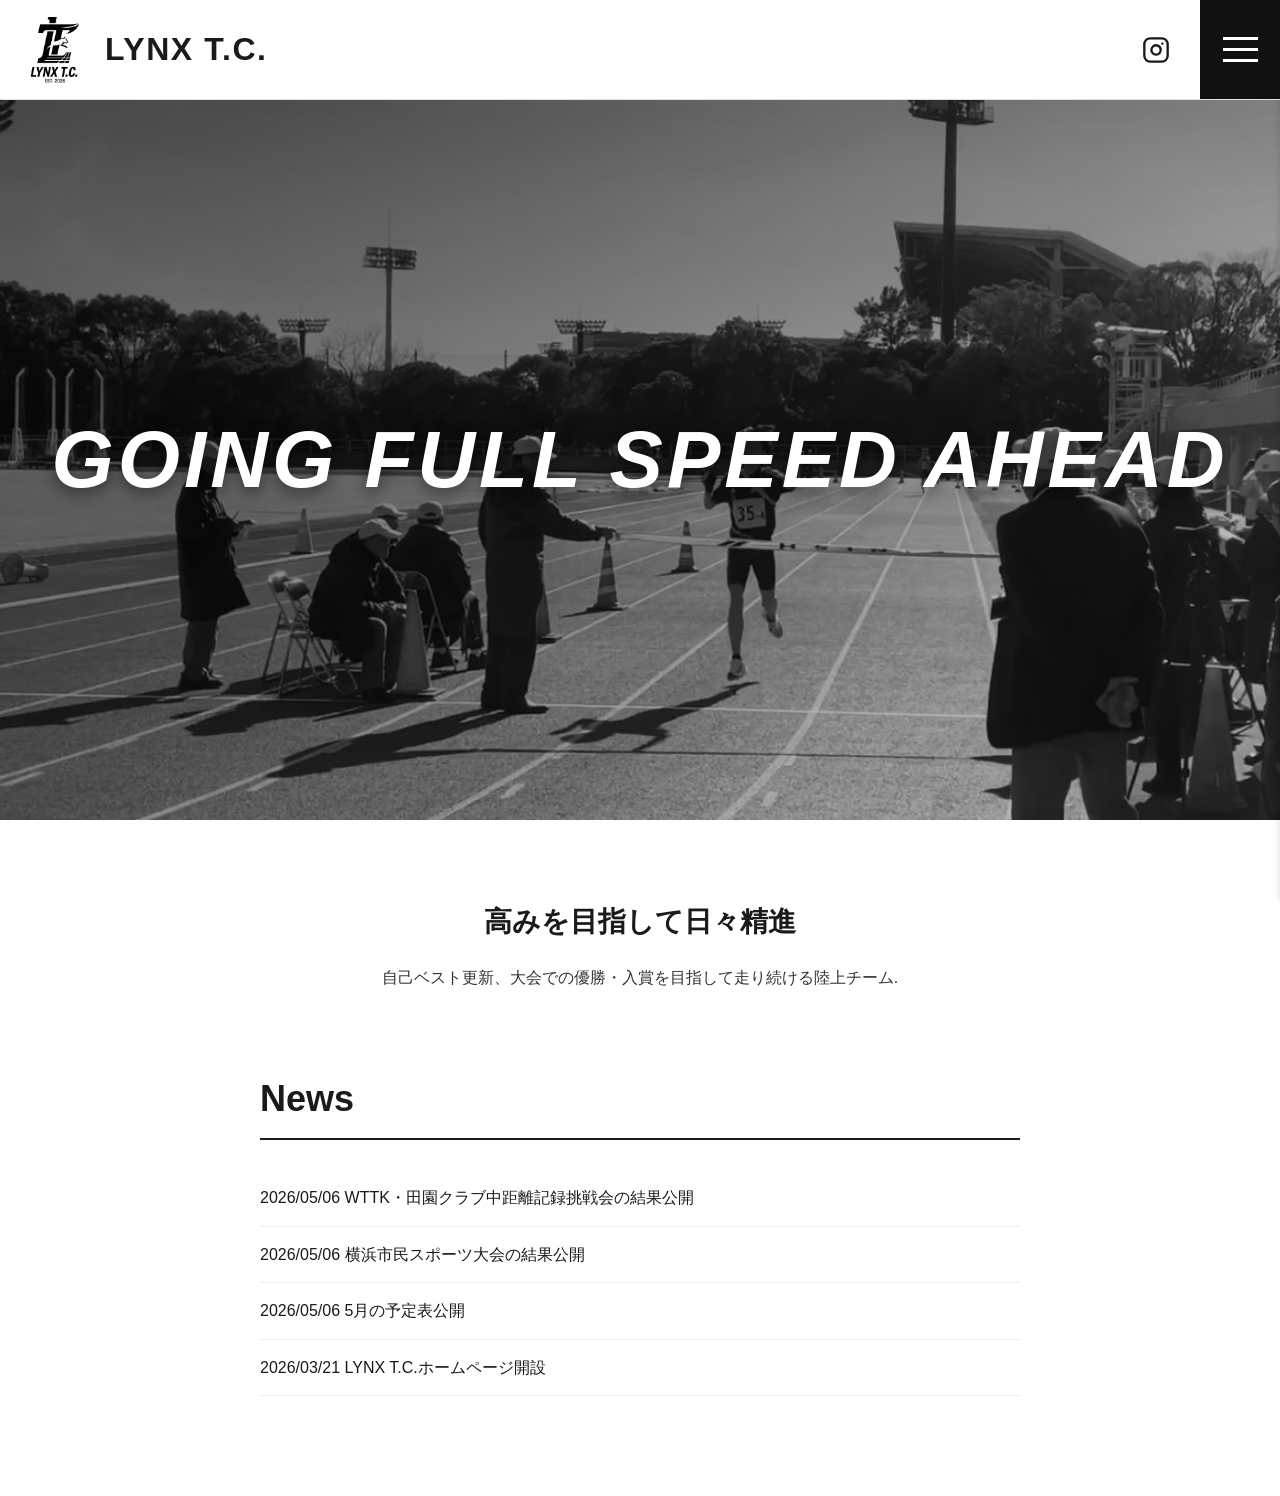
<file: index.html>
<!DOCTYPE html>
<html lang="ja">
<head>
    <meta charset="UTF-8">
    <meta name="viewport" content="width=device-width, initial-scale=1.0">
    <title>LYNX T.C.</title>
    <meta name="google-site-verification" content="iNAfAy_aCDOi0RoHB7tq3dmzbW8ysDqN0CRvL5f0lRg" />
    <link rel="stylesheet" href="style.css">
</head>
<body>

    <header class="header">
        <div class="header-left">
            <a href="index.html" class="logo-link">
                <img src="image0.jpeg" alt="LYNX T.C. Logo" class="logo-img">
                <div class="logo-text">
                    <span class="logo-main">LYNX T.C.</span>
                </div>
            </a>
        </div>
        
        <div class="header-right">
            <a href="https://www.instagram.com/lynx_tf2026/" target="_blank" class="insta-link">
                <svg viewBox="0 0 24 24" width="28" height="28" stroke="currentColor" stroke-width="2" fill="none" stroke-linecap="round" stroke-linejoin="round">
                    <rect x="2" y="2" width="20" height="20" rx="5" ry="5"></rect>
                    <path d="M16 11.37A4 4 0 1 1 12.63 8 4 4 0 0 1 16 11.37z"></path>
                    <line x1="17.5" y1="6.5" x2="17.51" y2="6.5"></line>
                </svg>
            </a>
            
            <button class="hamburger" id="hamburger-btn">
                <span></span>
                <span></span>
                <span></span>
            </button>
        </div>
    </header>

    <nav class="side-menu" id="side-menu">
        <ul>
            <li><a href="results.html">試合結果</a></li>
            <li><a href="records.html">LYNX記録</a></li>
            <li><a href="members.html">所属選手</a></li>
            <li><a href="schedule.html">年間予定</a></li>
            <li><a href="contact.html">お問い合わせ</a></li>
        </ul>
    </nav>

    <main>
        <div class="hero">
            <h1>GOING FULL SPEED AHEAD</h1>
        </div>

        <div class="vision">
            <h2>高みを目指して日々精進</h2>
            <p>自己ベスト更新、大会での優勝・入賞を目指して走り続ける陸上チーム.</p>
        </div>

        <div class="news">
            <h2>News</h2>
            <ul>
                <!-- 結果公開は結果ページ（results.html）へリンク -->
                <li><a href="results.html">2026/05/06 WTTK・田園クラブ中距離記録挑戦会の結果公開</a></li>
                <li><a href="results.html">2026/05/06 横浜市民スポーツ大会の結果公開</a></li>
                
                <!-- 予定表公開はスケジュールページ（schedule.html）へリンク -->
                <li><a href="schedule.html">2026/05/06 5月の予定表公開</a></li>
                
                
                <!-- HP開設はトップページ（index.html）へリンク -->
                <li><a href="index.html">2026/03/21 LYNX T.C.ホームページ開設</a></li>
            </ul>
        </div>
    </main>

    <script>
        const btn = document.getElementById('hamburger-btn');
        const menu = document.getElementById('side-menu');

        btn.addEventListener('click', function() {
            menu.classList.toggle('active');
            btn.classList.toggle('active');
        });
    </script>
</body>
</html>
</file>
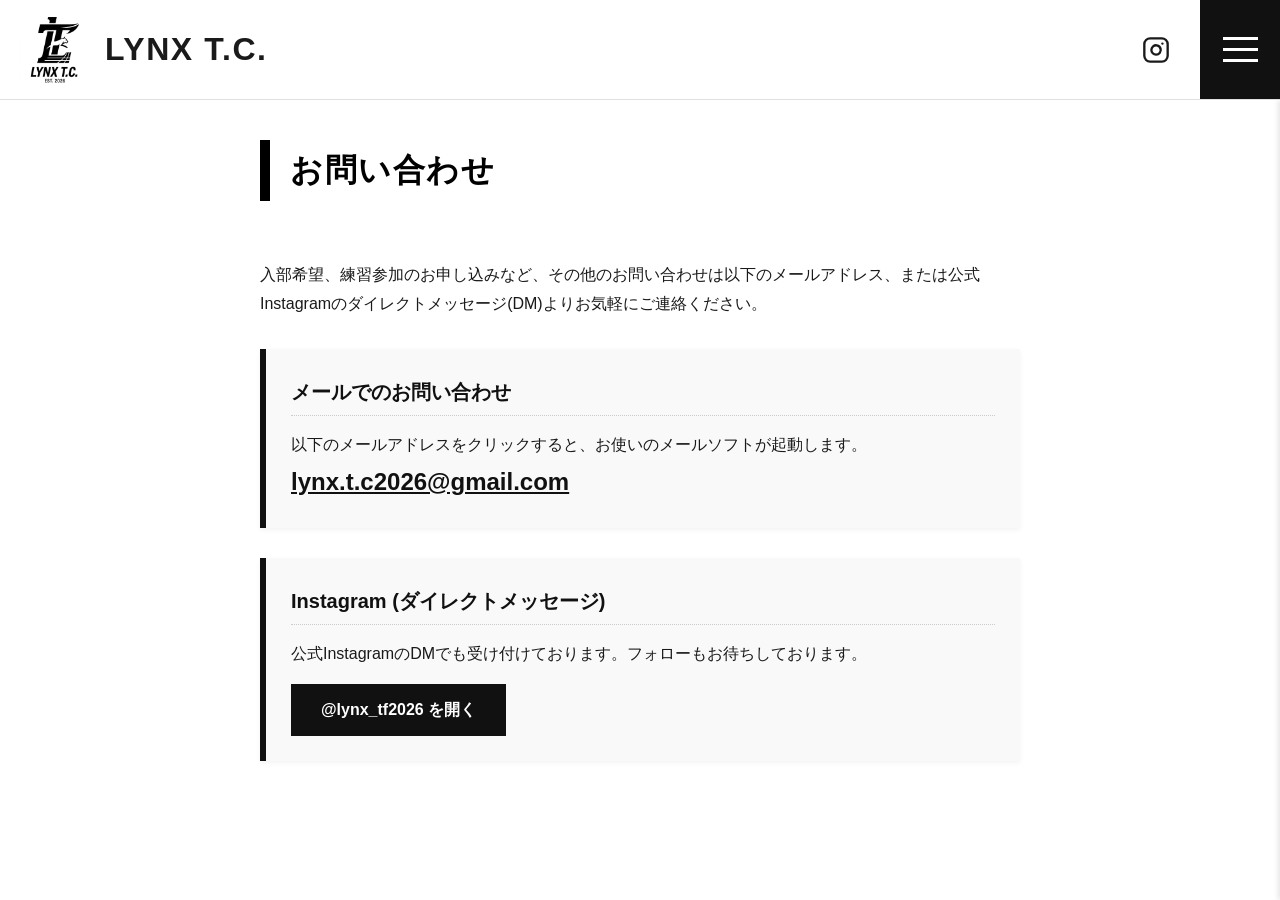
<file: contact.html>
<!DOCTYPE html>
<html lang="ja">
<head>
    <meta charset="UTF-8">
    <meta name="viewport" content="width=device-width, initial-scale=1.0">
    <title>お問い合わせ - LYNX T.C.</title>
    <link rel="stylesheet" href="style.css">
</head>
<body>

    <header class="header">
        <div class="header-left">
            <a href="index.html" class="logo-link">
                <img src="image0.jpeg" alt="LYNX T.C. Logo" class="logo-img">
                <div class="logo-text">
                    <span class="logo-main">LYNX T.C.</span>
                </div>
            </a>
        </div>
        
        <div class="header-right">
            <a href="https://www.instagram.com/lynx_tf2026/" target="_blank" class="insta-link">
                <svg viewBox="0 0 24 24" width="28" height="28" stroke="currentColor" stroke-width="2" fill="none" stroke-linecap="round" stroke-linejoin="round">
                    <rect x="2" y="2" width="20" height="20" rx="5" ry="5"></rect>
                    <path d="M16 11.37A4 4 0 1 1 12.63 8 4 4 0 0 1 16 11.37z"></path>
                    <line x1="17.5" y1="6.5" x2="17.51" y2="6.5"></line>
                </svg>
            </a>
            <button class="hamburger" id="hamburger-btn">
                <span></span>
                <span></span>
                <span></span>
            </button>
        </div>
    </header>

    <nav class="side-menu" id="side-menu">
        <ul>
            <li><a href="results.html">試合結果</a></li>
            <li><a href="records.html">LYNX記録</a></li>
            <li><a href="members.html">所属選手</a></li>
            <li><a href="schedule.html">年間予定</a></li>
            <li><a href="contact.html">お問い合わせ</a></li>
        </ul>
    </nav>

    <main class="contact-page">
        <h2 class="page-title">お問い合わせ</h2>

        <div class="contact-info">
            <p>入部希望、練習参加のお申し込みなど、その他のお問い合わせは以下のメールアドレス、または公式Instagramのダイレクトメッセージ(DM)よりお気軽にご連絡ください。</p>

            <div class="contact-method">
                <h3>メールでのお問い合わせ</h3>
                <p>以下のメールアドレスをクリックすると、お使いのメールソフトが起動します。</p>
                <p class="email-address"><a href="mailto:lynx.t.c2026@gmail.com">lynx.t.c2026@gmail.com</a></p>
            </div>

            <div class="contact-method">
                <h3>Instagram (ダイレクトメッセージ)</h3>
                <p>公式InstagramのDMでも受け付けております。フォローもお待ちしております。</p>
                <a href="https://www.instagram.com/lynx_tf2026/" target="_blank" class="btn-black">
                    @lynx_tf2026 を開く
                </a>
            </div>
        </div>
    </main>

    <script>
        const btn = document.getElementById('hamburger-btn');
        const menu = document.getElementById('side-menu');

        btn.addEventListener('click', function() {
            menu.classList.toggle('active');
            btn.classList.toggle('active');
        });
    </script>
</body>
</html>
</file>
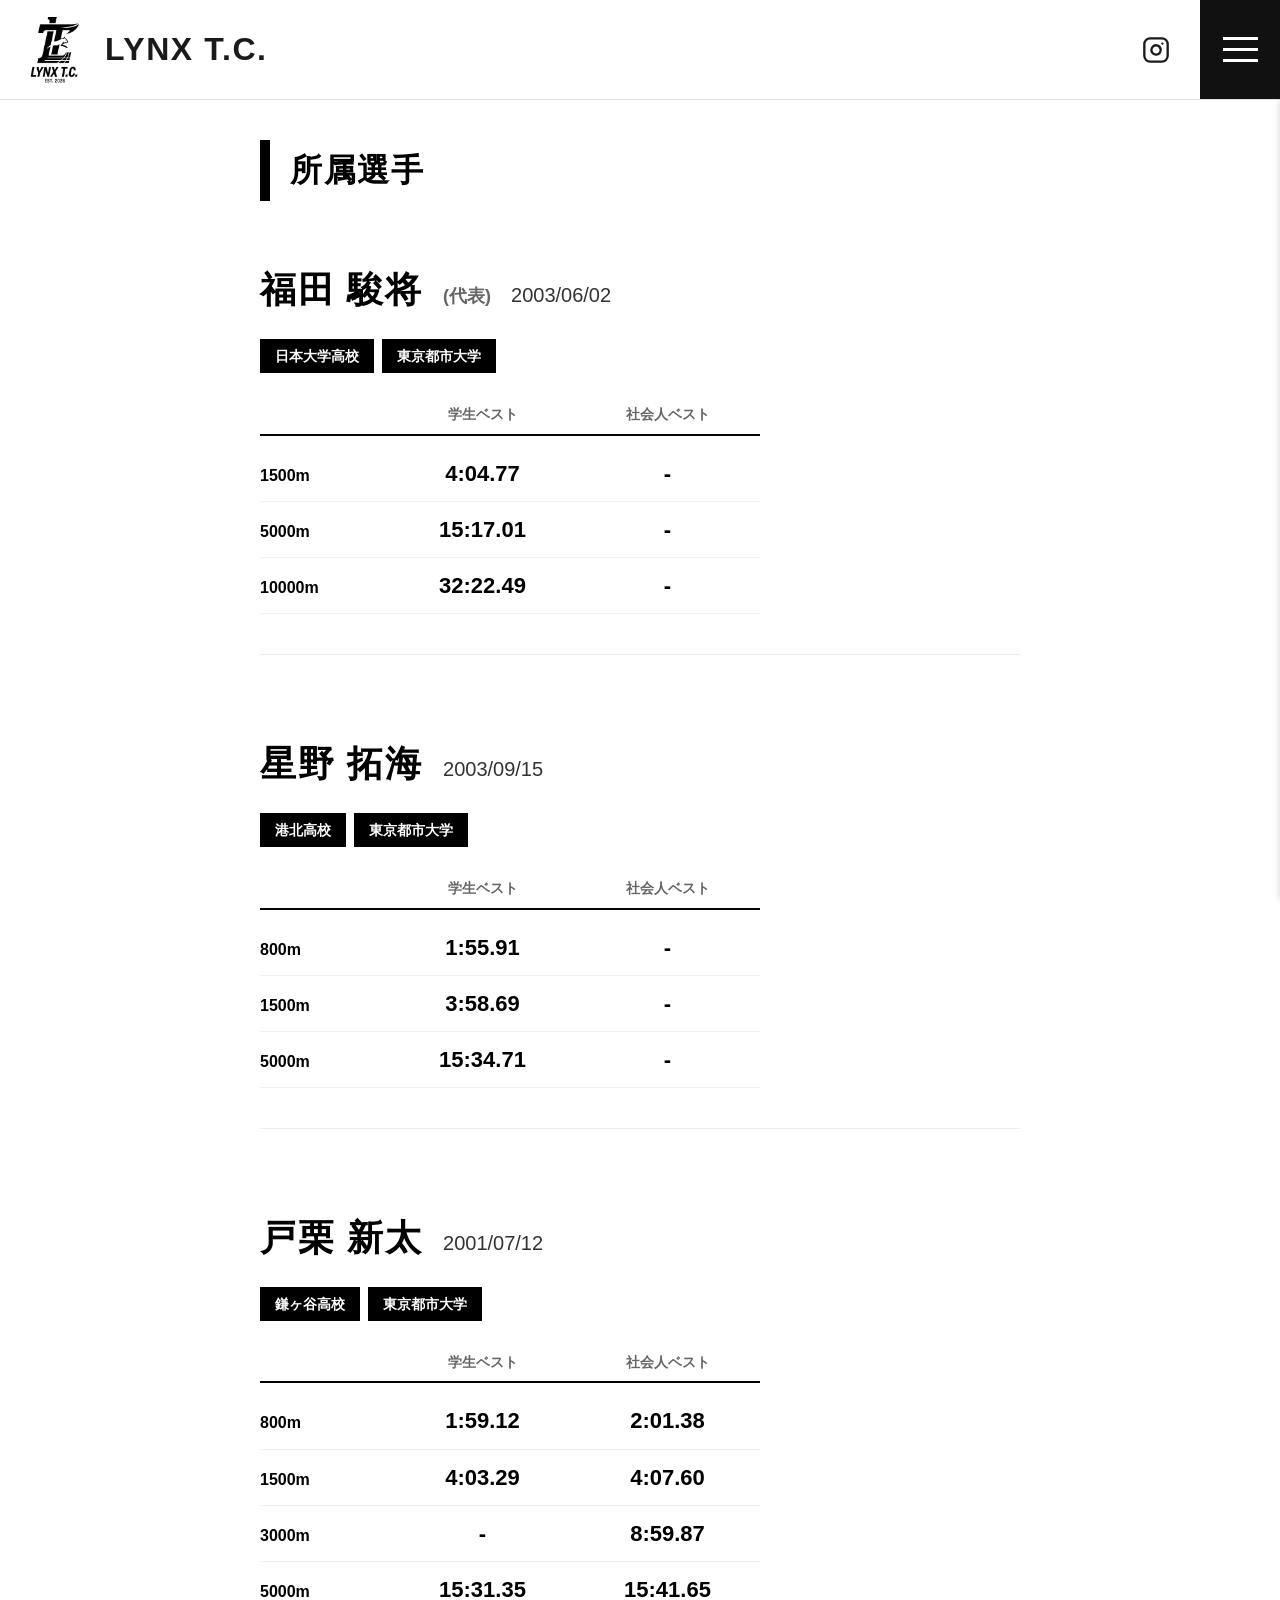
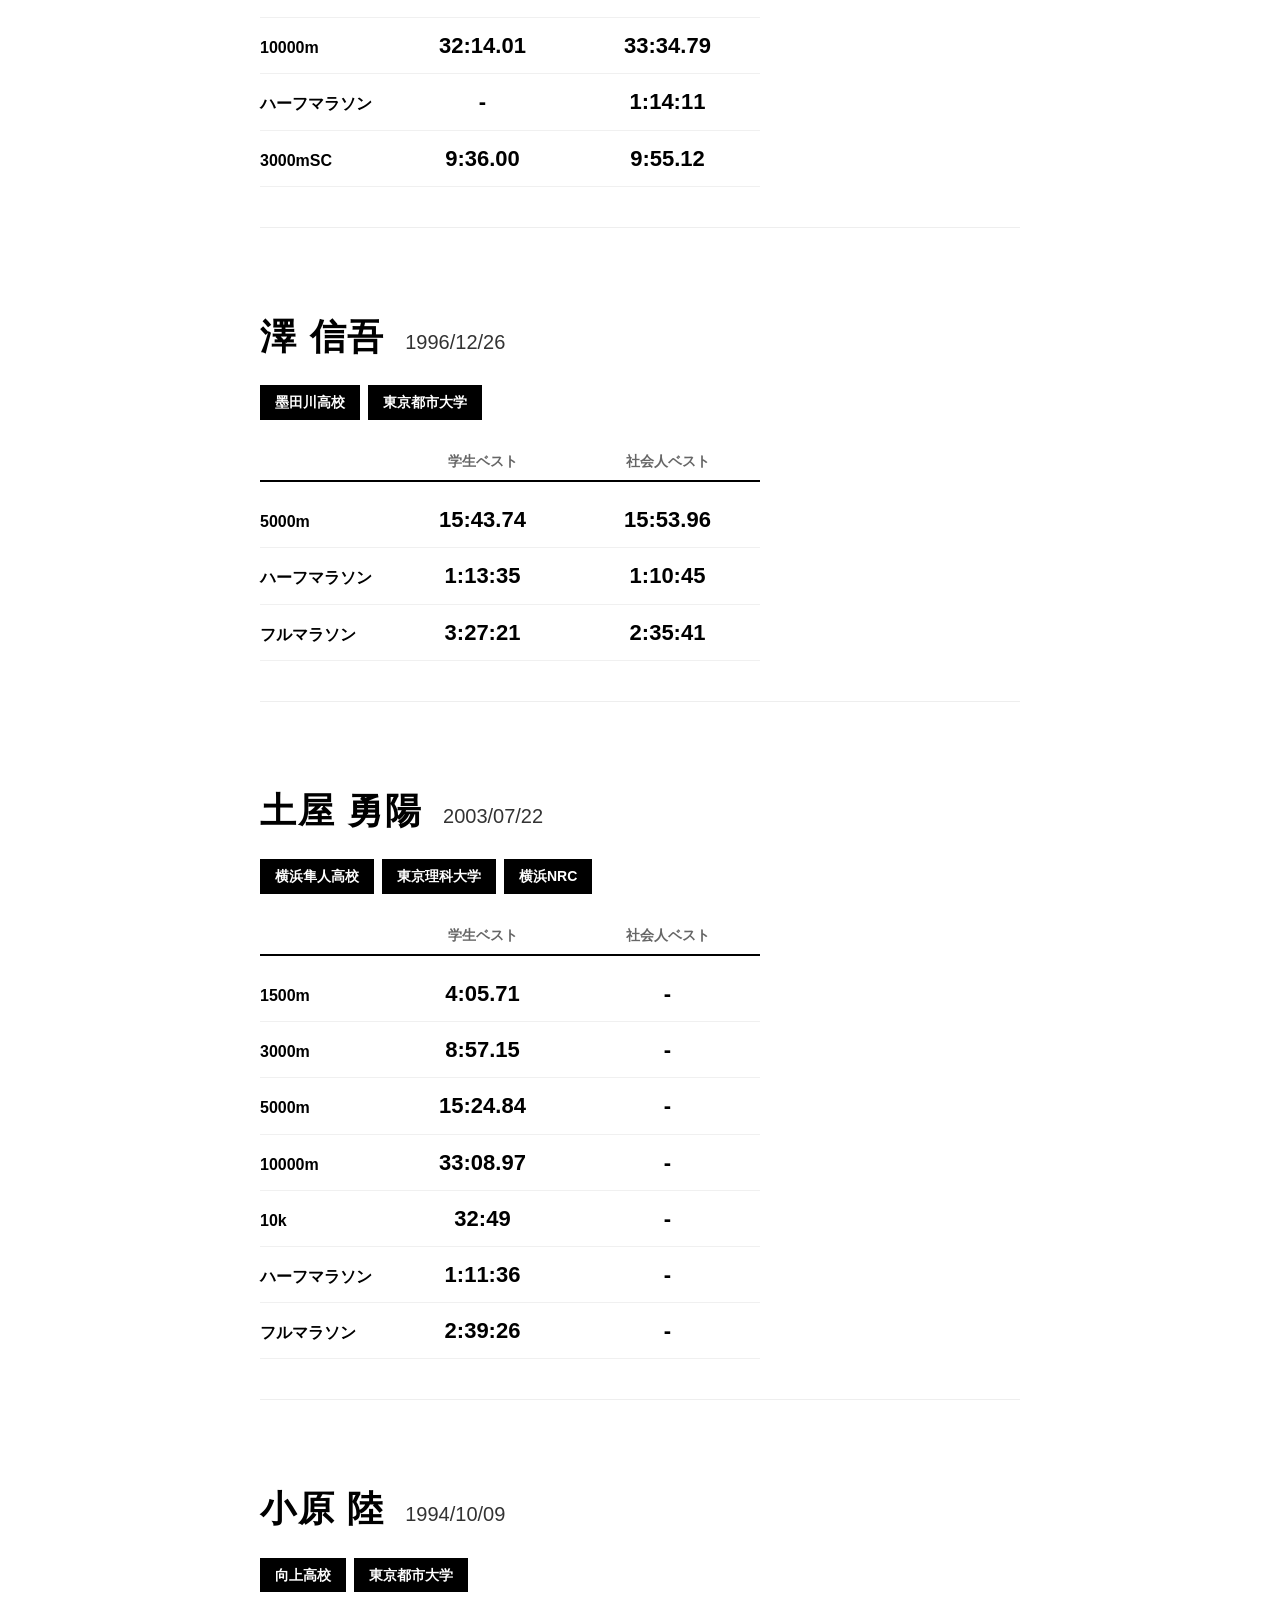
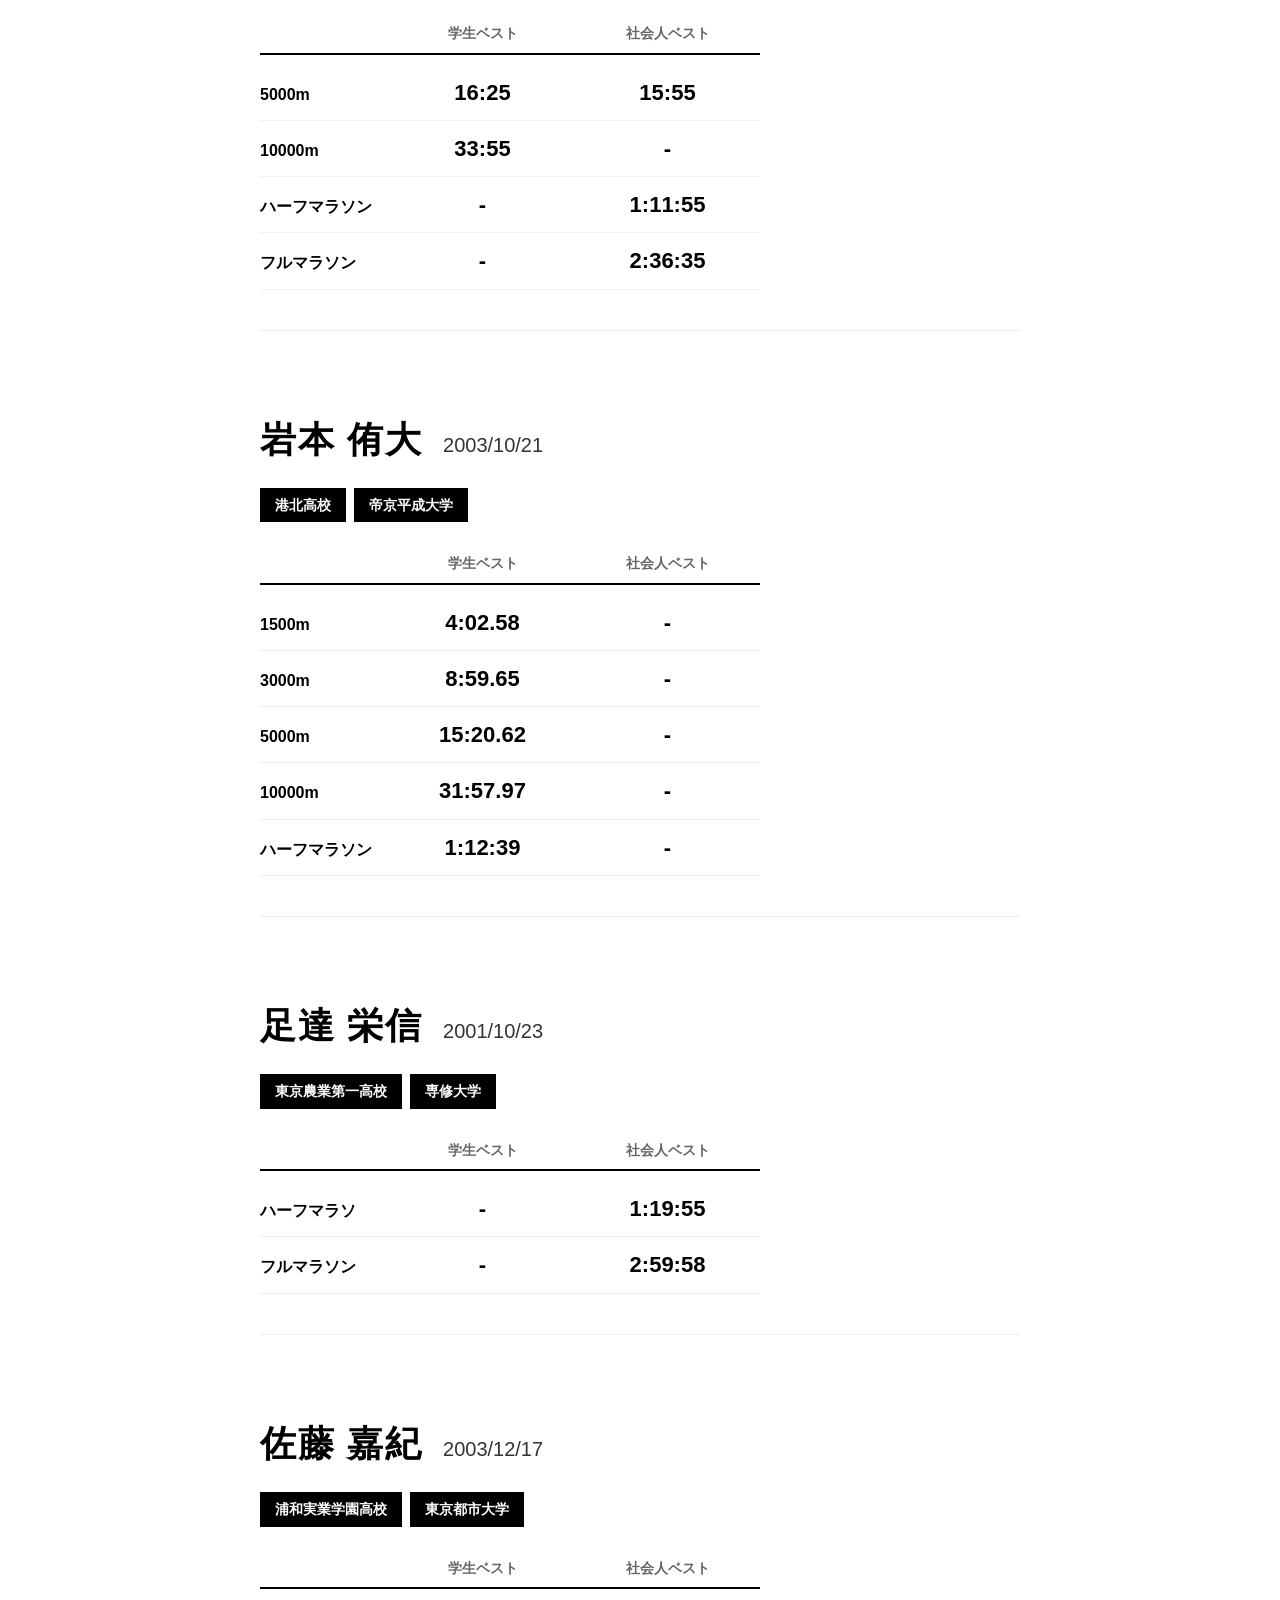
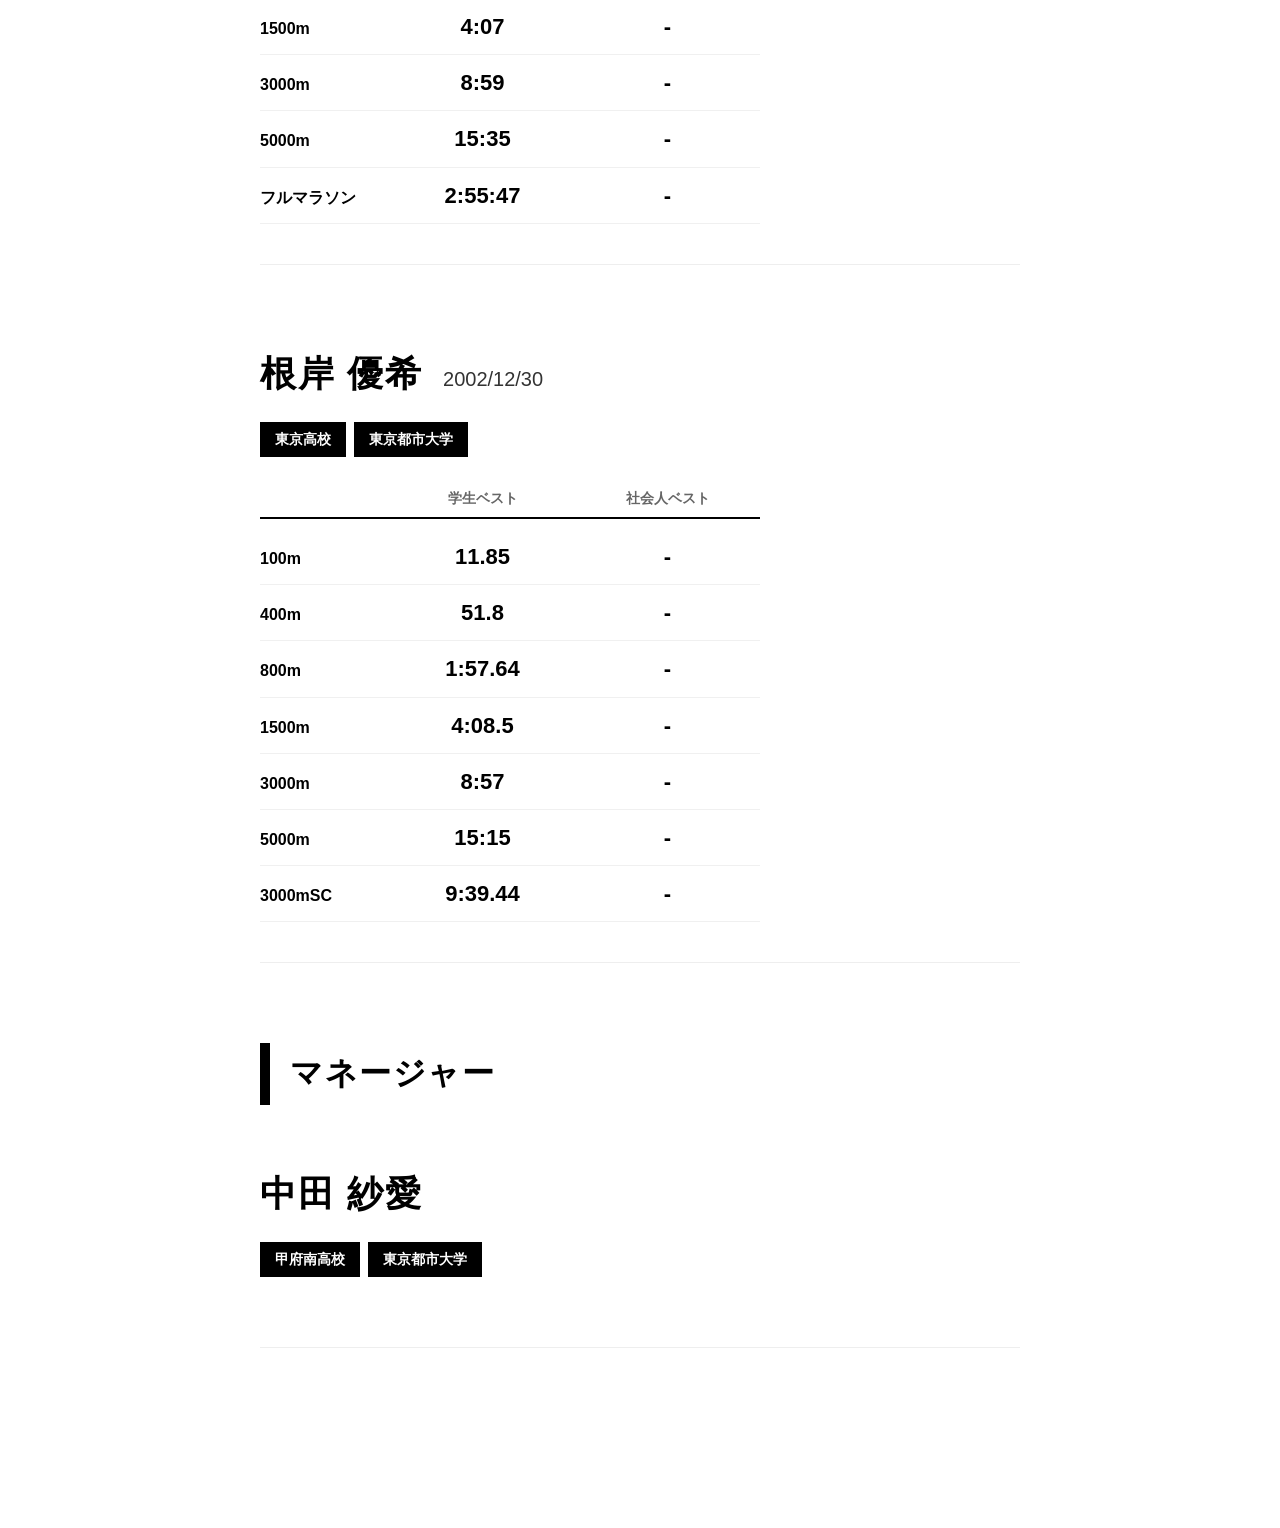
<file: members.html>
<!DOCTYPE html>
<html lang="ja">
<head>
    <meta charset="UTF-8">
    <meta name="viewport" content="width=device-width, initial-scale=1.0">
    <title>選手紹介 - LYNX T.C.</title>
    <link rel="stylesheet" href="style.css?v=9">
</head>
<body>

    <header class="header">
        <div class="header-left">
            <a href="index.html" class="logo-link">
                <img src="image0.jpeg" alt="LYNX T.C. Logo" class="logo-img">
                <div class="logo-text">
                    <span class="logo-main">LYNX T.C.</span>
                </div>
            </a>
        </div>
        
        <div class="header-right">
            <a href="https://www.instagram.com/lynx_tf2026/" target="_blank" class="insta-link">
                <svg viewBox="0 0 24 24" width="28" height="28" stroke="currentColor" stroke-width="2" fill="none" stroke-linecap="round" stroke-linejoin="round">
                    <rect x="2" y="2" width="20" height="20" rx="5" ry="5"></rect>
                    <path d="M16 11.37A4 4 0 1 1 12.63 8 4 4 0 0 1 16 11.37z"></path>
                    <line x1="17.5" y1="6.5" x2="17.51" y2="6.5"></line>
                </svg>
            </a>
            <button class="hamburger" id="hamburger-btn">
                <span></span>
                <span></span>
                <span></span>
            </button>
        </div>
    </header>

    <nav class="side-menu" id="side-menu">
        <ul>
            <li><a href="results.html">試合結果</a></li>
            <li><a href="records.html">LYNX記録</a></li>
            <li><a href="members.html">所属選手</a></li>
            <li><a href="schedule.html">年間予定</a></li>
            <li><a href="contact.html">お問い合わせ</a></li>
        </ul>
    </nav>

    <main class="members-page">
        <h2 class="page-title">所属選手</h2>

        <div class="member-list">
            
            <div class="member-card">
                <div class="member-header">
                    <span class="member-name">福田 駿将</span>
                    <span class="member-role">(代表)</span>
                    <span class="member-birth">2003/06/02</span>
                </div>
                
                <div class="member-history">
                    <span class="history-badge">日本大学高校</span>
                    <span class="history-badge">東京都市大学</span>
                </div>
                
                <div class="member-records">
                    <div class="record-header">
                        <div class="col-event"></div>
                        <div class="col-student">学生ベスト</div>
                        <div class="col-adult">社会人ベスト</div>
                    </div>
                    <div class="record-line">
                        <div class="col-event">1500m</div>
                        <div class="col-student record-time">4:04.77</div>
                        <div class="col-adult record-time">-</div>
                    </div>
                    <div class="record-line">
                        <div class="col-event">5000m</div>
                        <div class="col-student record-time">15:17.01</div>
                        <div class="col-adult record-time">-</div>
                    </div>
                    <div class="record-line">
                        <div class="col-event">10000m</div>
                        <div class="col-student record-time">32:22.49</div>
                        <div class="col-adult record-time">-</div>
                    </div>
                </div>
            </div>
            
            <div class="member-card">
                <div class="member-header">
                    <span class="member-name">星野 拓海</span>
                    <span class="member-birth">2003/09/15</span>
                </div>
                
                <div class="member-history">
                    <span class="history-badge">港北高校</span>
                    <span class="history-badge">東京都市大学</span>
                </div>
                
                <div class="member-records">
                    <div class="record-header">
                        <div class="col-event"></div>
                        <div class="col-student">学生ベスト</div>
                        <div class="col-adult">社会人ベスト</div>
                    </div>
                    <div class="record-line">
                        <div class="col-event">800m</div>
                        <div class="col-student record-time">1:55.91</div>
                        <div class="col-adult record-time">-</div>
                    </div>
                    <div class="record-line">
                        <div class="col-event">1500m</div>
                        <div class="col-student record-time">3:58.69</div>
                        <div class="col-adult record-time">-</div>
                    </div>
                    <div class="record-line">
                        <div class="col-event">5000m</div>
                        <div class="col-student record-time">15:34.71</div>
                        <div class="col-adult record-time">-</div>
                    </div>
                </div>
            </div>
            
            <div class="member-card">
                <div class="member-header">
                    <span class="member-name">戸栗 新太</span>
                    <span class="member-birth">2001/07/12</span>
                </div>
                
                <div class="member-history">
                    <span class="history-badge">鎌ヶ谷高校</span>
                    <span class="history-badge">東京都市大学</span>
                </div>
                
                <div class="member-records">
                    <div class="record-header">
                        <div class="col-event"></div>
                        <div class="col-student">学生ベスト</div>
                        <div class="col-adult">社会人ベスト</div>
                    </div>
                    <div class="record-line">
                        <div class="col-event">800m</div>
                        <div class="col-student record-time">1:59.12</div>
                        <div class="col-adult record-time">2:01.38</div>
                    </div>
                    <div class="record-line">
                        <div class="col-event">1500m</div>
                        <div class="col-student record-time">4:03.29</div>
                        <div class="col-adult record-time">4:07.60</div>
                    </div>
                    <div class="record-line">
                        <div class="col-event">3000m</div>
                        <div class="col-student record-time">-</div>
                        <div class="col-adult record-time">8:59.87</div>
                    </div>
                    <div class="record-line">
                        <div class="col-event">5000m</div>
                        <div class="col-student record-time">15:31.35</div>
                        <div class="col-adult record-time">15:41.65</div>
                    </div>
                    <div class="record-line">
                        <div class="col-event">10000m</div>
                        <div class="col-student record-time">32:14.01</div>
                        <div class="col-adult record-time">33:34.79</div>
                    </div>
                    <div class="record-line">
                        <div class="col-event">ハーフマラソン</div>
                        <div class="col-student record-time">-</div>
                        <div class="col-adult record-time">1:14:11</div>
                    </div>
                    <div class="record-line">
                        <div class="col-event">3000mSC</div>
                        <div class="col-student record-time">9:36.00</div>
                        <div class="col-adult record-time">9:55.12</div>
                    </div>
                </div>
            </div>
            <div class="member-card">
                <div class="member-header">
                    <span class="member-name">澤 信吾</span>
                    <span class="member-birth">1996/12/26</span>
                </div>
                
                <div class="member-history">
                    <span class="history-badge">墨田川高校</span>
                    <span class="history-badge">東京都市大学</span>
                </div>
                
                <div class="member-records">
                    <div class="record-header">
                        <div class="col-event"></div>
                        <div class="col-student">学生ベスト</div>
                        <div class="col-adult">社会人ベスト</div>
                    </div>
                    <div class="record-line">
                        <div class="col-event">5000m</div>
                        <div class="col-student record-time">15:43.74</div>
                        <div class="col-adult record-time">15:53.96</div>
                    </div>
                    <div class="record-line">
                        <div class="col-event">ハーフマラソン</div>
                        <div class="col-student record-time">1:13:35</div>
                        <div class="col-adult record-time">1:10:45</div>
                    </div>
                    <div class="record-line">
                        <div class="col-event">フルマラソン</div>
                        <div class="col-student record-time">3:27:21</div>
                        <div class="col-adult record-time">2:35:41</div>
                    </div>
                </div>
            </div>
            <div class="member-card">
                <div class="member-header">
                    <span class="member-name">土屋 勇陽</span>
                    <span class="member-birth">2003/07/22</span>
                </div>
                
                <div class="member-history">
                    <span class="history-badge">横浜隼人高校</span>
                    <span class="history-badge">東京理科大学</span>
                    <span class="history-badge">横浜NRC</span>
                </div>
                
                <div class="member-records">
                    <div class="record-header">
                        <div class="col-event"></div>
                        <div class="col-student">学生ベスト</div>
                        <div class="col-adult">社会人ベスト</div>
                    </div>
                    <div class="record-line">
                        <div class="col-event">1500m</div>
                        <div class="col-student record-time">4:05.71</div>
                        <div class="col-adult record-time">-</div>
                    </div>
                    <div class="record-line">
                        <div class="col-event">3000m</div>
                        <div class="col-student record-time">8:57.15</div>
                        <div class="col-adult record-time">-</div>
                    </div>
                    <div class="record-line">
                        <div class="col-event">5000m</div>
                        <div class="col-student record-time">15:24.84</div>
                        <div class="col-adult record-time">-</div>
                    </div>
                    <div class="record-line">
                        <div class="col-event">10000m</div>
                        <div class="col-student record-time">33:08.97</div>
                        <div class="col-adult record-time">-</div>
                    </div>
                    <div class="record-line">
                        <div class="col-event">10k</div>
                        <div class="col-student record-time">32:49</div>
                        <div class="col-adult record-time">-</div>
                    </div>
                    <div class="record-line">
                        <div class="col-event">ハーフマラソン</div>
                        <div class="col-student record-time">1:11:36</div>
                        <div class="col-adult record-time">-</div>
                    </div>
                    <div class="record-line">
                        <div class="col-event">フルマラソン</div>
                        <div class="col-student record-time">2:39:26</div>
                        <div class="col-adult record-time">-</div>
                    </div>
                </div>
            </div>
            <div class="member-card">
                <div class="member-header">
                    <span class="member-name">小原 陸</span>
                    <span class="member-birth">1994/10/09</span>
                </div>
                
                <div class="member-history">
                    <span class="history-badge">向上高校</span>
                    <span class="history-badge">東京都市大学</span>
                </div>
                
                <div class="member-records">
                    <div class="record-header">
                        <div class="col-event"></div>
                        <div class="col-student">学生ベスト</div>
                        <div class="col-adult">社会人ベスト</div>
                    </div>
                    <div class="record-line">
                        <div class="col-event">5000m</div>
                        <div class="col-student record-time">16:25</div>
                        <div class="col-adult record-time">15:55</div>
                    </div>
                    <div class="record-line">
                        <div class="col-event">10000m</div>
                        <div class="col-student record-time">33:55</div>
                        <div class="col-adult record-time">-</div>
                    </div>
                    <div class="record-line">
                        <div class="col-event">ハーフマラソン</div>
                        <div class="col-student record-time">-</div>
                        <div class="col-adult record-time">1:11:55</div>
                    </div>
                    <div class="record-line">
                        <div class="col-event">フルマラソン</div>
                        <div class="col-student record-time">-</div>
                        <div class="col-adult record-time">2:36:35</div>
                    </div>
                </div>
            </div>
            <div class="member-card">
                <div class="member-header">
                    <span class="member-name">岩本 侑大</span>
                    <span class="member-birth">2003/10/21</span>
                </div>
                
                <div class="member-history">
                    <span class="history-badge">港北高校</span>
                    <span class="history-badge">帝京平成大学</span>
                </div>
                
                <div class="member-records">
                    <div class="record-header">
                        <div class="col-event"></div>
                        <div class="col-student">学生ベスト</div>
                        <div class="col-adult">社会人ベスト</div>
                    </div>
                    <div class="record-line">
                        <div class="col-event">1500m</div>
                        <div class="col-student record-time">4:02.58</div>
                        <div class="col-adult record-time">-</div>
                    </div>
                    <div class="record-line">
                        <div class="col-event">3000m</div>
                        <div class="col-student record-time">8:59.65</div>
                        <div class="col-adult record-time">-</div>
                    </div>
                    <div class="record-line">
                        <div class="col-event">5000m</div>
                        <div class="col-student record-time">15:20.62</div>
                        <div class="col-adult record-time">-</div>
                    </div>
                    <div class="record-line">
                        <div class="col-event">10000m</div>
                        <div class="col-student record-time">31:57.97</div>
                        <div class="col-adult record-time">-</div>
                    </div>
                    <div class="record-line">
                        <div class="col-event">ハーフマラソン</div>
                        <div class="col-student record-time">1:12:39</div>
                        <div class="col-adult record-time">-</div>
                    </div>
                </div>
            </div>
            <div class="member-card">
                <div class="member-header">
                    <span class="member-name">足達 栄信</span>
                    <span class="member-birth">2001/10/23</span>
                </div>
                
                <div class="member-history">
                    <span class="history-badge">東京農業第一高校</span>
                    <span class="history-badge">専修大学</span>
                </div>
                
                <div class="member-records">
                    <div class="record-header">
                        <div class="col-event"></div>
                        <div class="col-student">学生ベスト</div>
                        <div class="col-adult">社会人ベスト</div>
                    </div>
                    <div class="record-line">
                        <div class="col-event">ハーフマラソ</div>
                        <div class="col-student record-time">-</div>
                        <div class="col-adult record-time">1:19:55</div>
                    </div>
                    <div class="record-line">
                        <div class="col-event">フルマラソン</div>
                        <div class="col-student record-time">-</div>
                        <div class="col-adult record-time">2:59:58</div>
                    </div>
                </div>
            </div>
            <div class="member-card">
                <div class="member-header">
                    <span class="member-name">佐藤 嘉紀</span>
                    <span class="member-birth">2003/12/17</span>
                </div>
                
                <div class="member-history">
                    <span class="history-badge">浦和実業学園高校</span>
                    <span class="history-badge">東京都市大学</span>
                </div>
                
                <div class="member-records">
                    <div class="record-header">
                        <div class="col-event"></div>
                        <div class="col-student">学生ベスト</div>
                        <div class="col-adult">社会人ベスト</div>
                    </div>
                    <div class="record-line">
                        <div class="col-event">1500m</div>
                        <div class="col-student record-time">4:07</div>
                        <div class="col-adult record-time">-</div>
                    </div>
                    <div class="record-line">
                        <div class="col-event">3000m</div>
                        <div class="col-student record-time">8:59</div>
                        <div class="col-adult record-time">-</div>
                    </div>
                    <div class="record-line">
                        <div class="col-event">5000m</div>
                        <div class="col-student record-time">15:35</div>
                        <div class="col-adult record-time">-</div>
                    </div>
                    <div class="record-line">
                        <div class="col-event">フルマラソン</div>
                        <div class="col-student record-time">2:55:47</div>
                        <div class="col-adult record-time">-</div>
                    </div>
                </div>
            </div>
            <div class="member-card">
                <div class="member-header">
                    <span class="member-name">根岸 優希</span>
                    <span class="member-birth">2002/12/30</span>
                </div>
                
                <div class="member-history">
                    <span class="history-badge">東京高校</span>
                    <span class="history-badge">東京都市大学</span>
                </div>
                
                <div class="member-records">
                    <div class="record-header">
                        <div class="col-event"></div>
                        <div class="col-student">学生ベスト</div>
                        <div class="col-adult">社会人ベスト</div>
                    </div>
                    <div class="record-line">
                        <div class="col-event">100m</div>
                        <div class="col-student record-time">11.85</div>
                        <div class="col-adult record-time">-</div>
                    </div>
                    <div class="record-line">
                        <div class="col-event">400m</div>
                        <div class="col-student record-time">51.8</div>
                        <div class="col-adult record-time">-</div>
                    </div>
                    <div class="record-line">
                        <div class="col-event">800m</div>
                        <div class="col-student record-time">1:57.64</div>
                        <div class="col-adult record-time">-</div>
                    </div>
                    <div class="record-line">
                        <div class="col-event">1500m</div>
                        <div class="col-student record-time">4:08.5</div>
                        <div class="col-adult record-time">-</div>
                    </div>
                    <div class="record-line">
                        <div class="col-event">3000m</div>
                        <div class="col-student record-time">8:57</div>
                        <div class="col-adult record-time">-</div>
                    </div>
                    <div class="record-line">
                        <div class="col-event">5000m</div>
                        <div class="col-student record-time">15:15</div>
                        <div class="col-adult record-time">-</div>
                    </div>
                    <div class="record-line">
                        <div class="col-event">3000mSC</div>
                        <div class="col-student record-time">9:39.44</div>
                        <div class="col-adult record-time">-</div>
                    </div>
                </div>
            </div>
            <h2 class="page-title">マネージャー</h2>
            <div class="member-card">
                <div class="member-header">
                    <span class="member-name">中田 紗愛</span>
                </div>
                <div class="member-history">
                    <span class="history-badge">甲府南高校</span>
                    <span class="history-badge">東京都市大学</span>
                </div>
             </div>
        </div>
    </main>

    <script>
        const btn = document.getElementById('hamburger-btn');
        const menu = document.getElementById('side-menu');

        btn.addEventListener('click', function() {
            menu.classList.toggle('active');
            btn.classList.toggle('active');
        });
    </script>
</body>
</html>
</file>
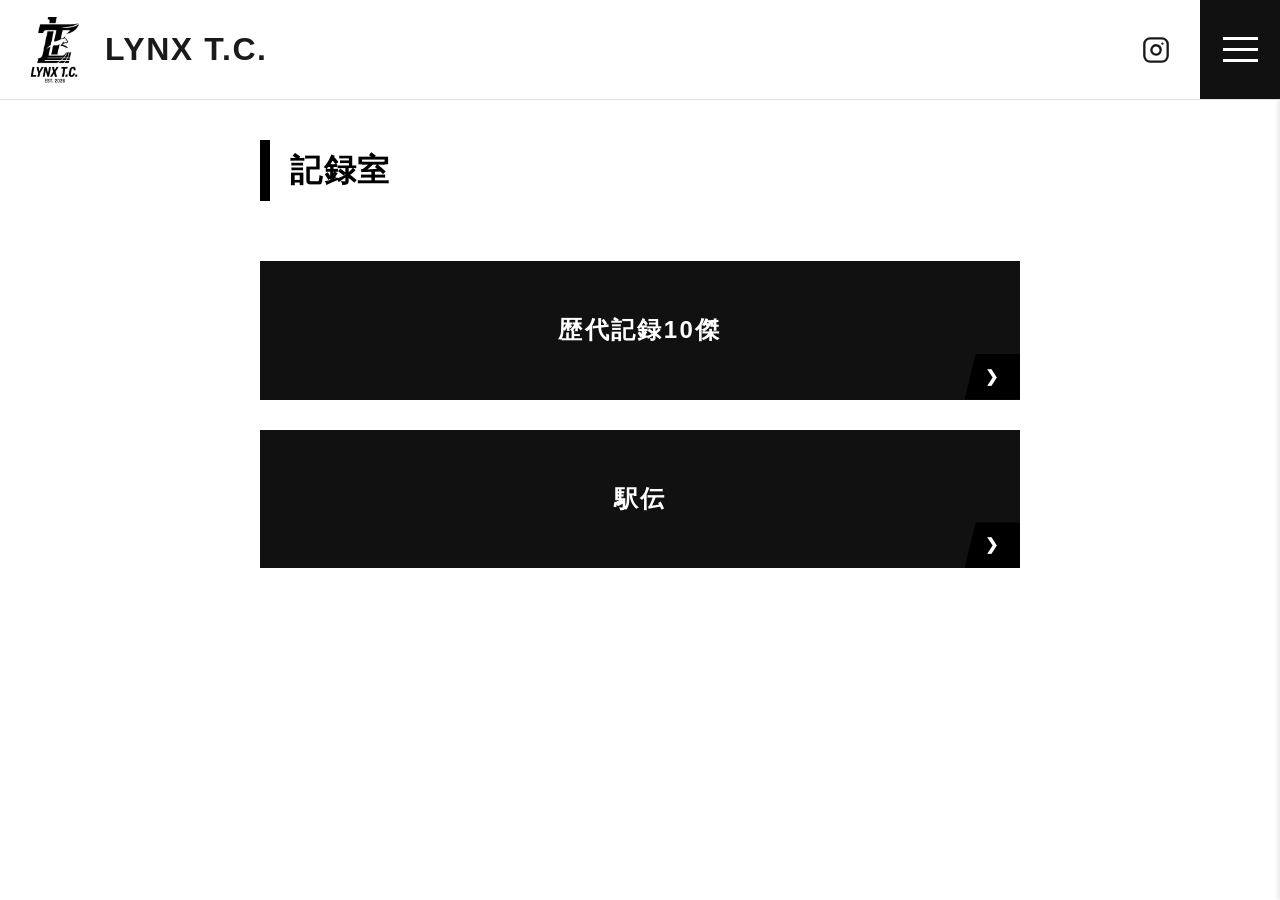
<file: records.html>
<!DOCTYPE html>
<html lang="ja">
<head>
    <meta charset="UTF-8">
    <meta name="viewport" content="width=device-width, initial-scale=1.0">
    <title>歴代記録 - LYNX T.C.</title>
    <link rel="stylesheet" href="style.css">
</head>
<body>

    <header class="header">
        <div class="header-left">
            <a href="index.html" class="logo-link">
                <img src="image0.jpeg" alt="LYNX T.C. Logo" class="logo-img">
                <div class="logo-text">
                    <span class="logo-main">LYNX T.C.</span>
                </div>
            </a>
        </div>
        
        <div class="header-right">
            <a href="https://www.instagram.com/lynx_tf2026/" target="_blank" class="insta-link">
                <svg viewBox="0 0 24 24" width="28" height="28" stroke="currentColor" stroke-width="2" fill="none" stroke-linecap="round" stroke-linejoin="round">
                    <rect x="2" y="2" width="20" height="20" rx="5" ry="5"></rect>
                    <path d="M16 11.37A4 4 0 1 1 12.63 8 4 4 0 0 1 16 11.37z"></path>
                    <line x1="17.5" y1="6.5" x2="17.51" y2="6.5"></line>
                </svg>
            </a>
            <button class="hamburger" id="hamburger-btn">
                <span></span>
                <span></span>
                <span></span>
            </button>
        </div>
    </header>

    <nav class="side-menu" id="side-menu">
        <ul>
            <li><a href="results.html">試合結果</a></li>
            <li><a href="records.html">LYNX記録</a></li>
            <li><a href="members.html">所属選手</a></li>
            <li><a href="schedule.html">年間予定</a></li>
            <li><a href="contact.html">お問い合わせ</a></li> </ul>
    </nav>

    <main class="records-portal-page">
        <h2 class="page-title">記録室</h2>

        <div class="portal-buttons">
            <a href="records_top10.html" class="portal-btn">
                歴代記録10傑
                <span class="arrow-box">❯</span>
            </a>

            <a href="records_ekiden.html" class="portal-btn">
                駅伝
                <span class="arrow-box">❯</span>
            </a>
        </div>
    </main>

    <script>
        const btn = document.getElementById('hamburger-btn');
        const menu = document.getElementById('side-menu');

        btn.addEventListener('click', function() {
            menu.classList.toggle('active');
            btn.classList.toggle('active');
        });
    </script>
</body>
</html>
</file>
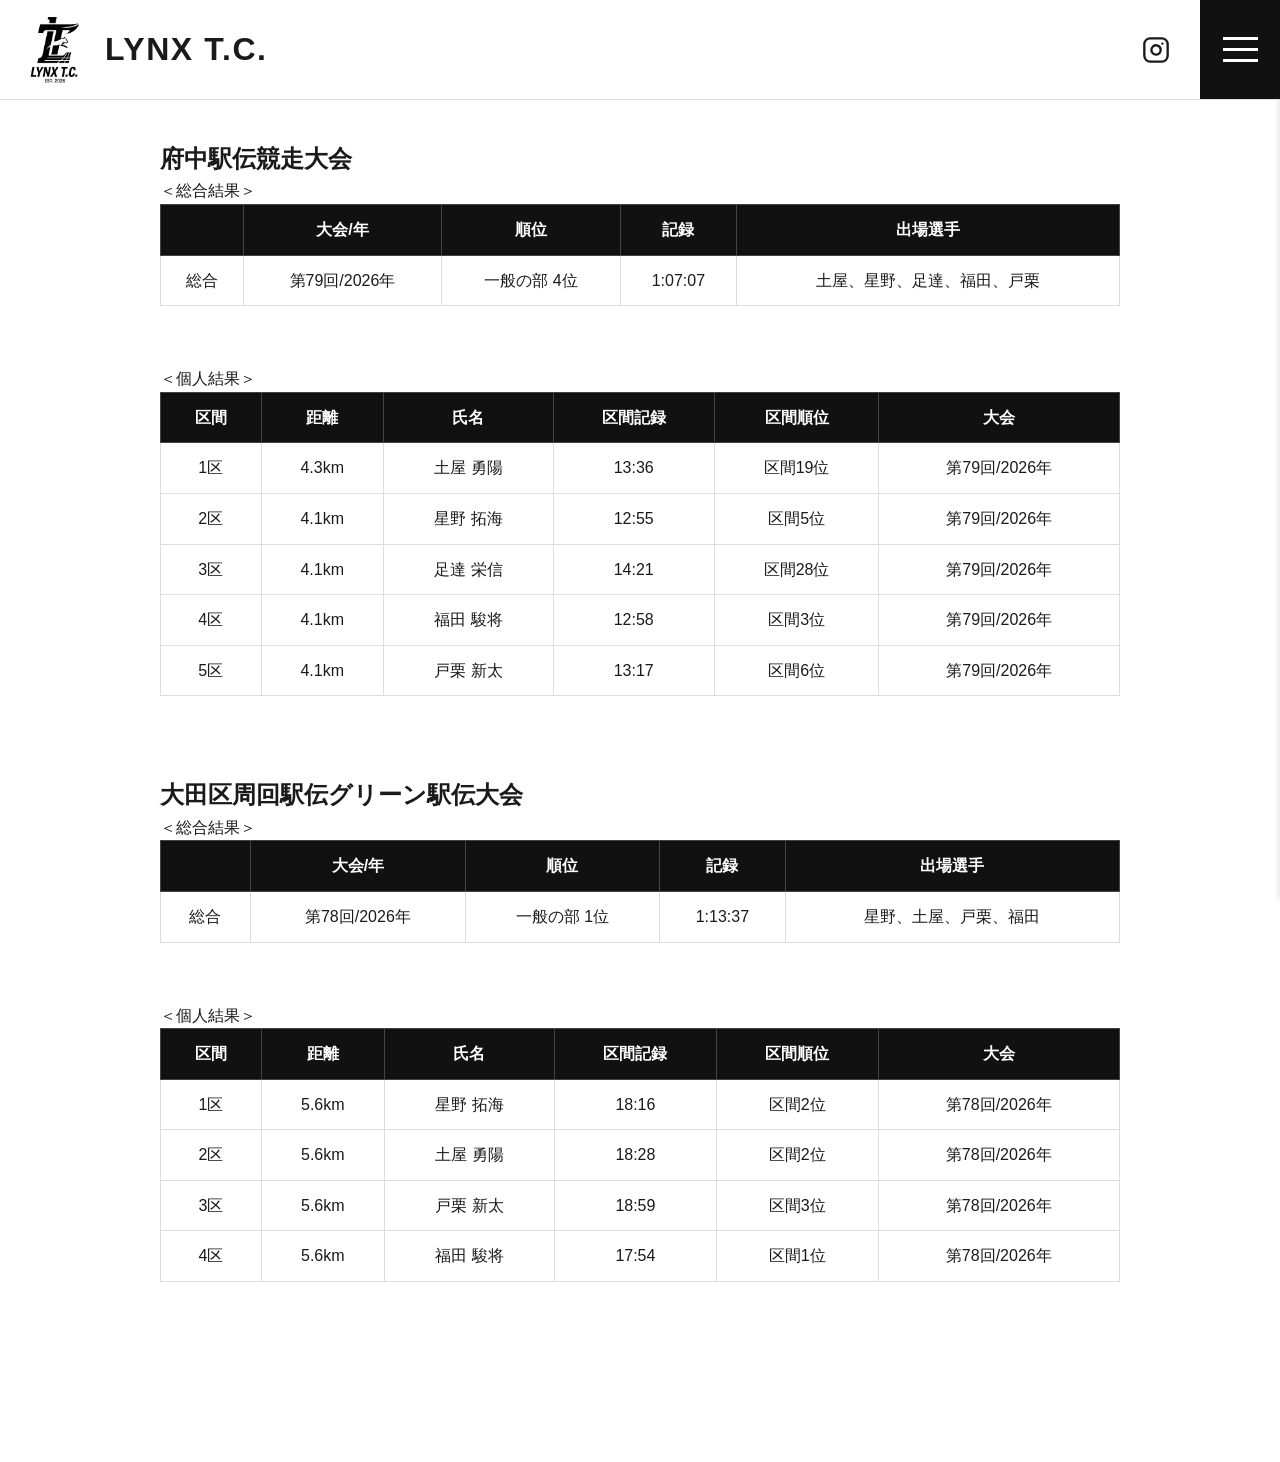
<file: records_ekiden.html>
<!DOCTYPE html>
<html lang="ja">
<head>
    <meta charset="UTF-8">
    <meta name="viewport" content="width=device-width, initial-scale=1.0">
    <title>駅伝記録 - LYNX T.C.</title>
    <link rel="stylesheet" href="style.css">
</head>
<body>

    <header class="header">
        <div class="header-left">
            <a href="index.html" class="logo-link">
                <img src="image0.jpeg" alt="LYNX T.C. Logo" class="logo-img">
                <div class="logo-text">
                    <span class="logo-main">LYNX T.C.</span>
                </div>
            </a>
        </div>
        
        <div class="header-right">
            <a href="https://www.instagram.com/lynx_tf2026/" target="_blank" class="insta-link">
                <svg viewBox="0 0 24 24" width="28" height="28" stroke="currentColor" stroke-width="2" fill="none" stroke-linecap="round" stroke-linejoin="round">
                    <rect x="2" y="2" width="20" height="20" rx="5" ry="5"></rect>
                    <path d="M16 11.37A4 4 0 1 1 12.63 8 4 4 0 0 1 16 11.37z"></path>
                    <line x1="17.5" y1="6.5" x2="17.51" y2="6.5"></line>
                </svg>
            </a>
            <button class="hamburger" id="hamburger-btn">
                <span></span>
                <span></span>
                <span></span>
            </button>
        </div>
    </header>

    <nav class="side-menu" id="side-menu">
        <ul>
            <li><a href="results.html">試合結果</a></li>
            <li><a href="records.html">LYNX記録</a></li>
            <li><a href="members.html">所属選手</a></li>
            <li><a href="schedule.html">年間予定</a></li>
            <li><a href="contact.html">お問い合わせ</a></li>
        </ul>
    </nav>

    <main class="ekiden-page">
        

        <div style="margin-bottom: 80px;">
            <h2 class="ekiden-page-title">府中駅伝競走大会</h2>

            <div class="ekiden-section-title">＜総合結果＞</div>
            <div class="table-scroll">
                <table class="ekiden-record-table">
                    <thead>
                        <tr>
                            <th></th>
                            <th>大会/年</th>
                            <th>順位</th>
                            <th>記録</th>
                            <th>出場選手</th>
                        </tr>
                    </thead>
                    <tbody>
                        <tr>
                            <td>総合</td>
                            <td>第79回/2026年</td>
                            <td>一般の部 4位</td>
                            <td>1:07:07</td>
                            <td>土屋、星野、足達、福田、戸栗</td>
                        </tr>
                    </tbody>
                </table>
            </div>

            <div class="ekiden-section-title">＜個人結果＞</div>
            <div class="table-scroll">
                <table class="ekiden-record-table">
                    <thead>
                        <tr>
                            <th>区間</th>
                            <th>距離</th>
                            <th>氏名</th>
                            <th>区間記録</th>
                            <th>区間順位</th>
                            <th>大会</th>
                        </tr>
                    </thead>
                    <tbody>
                        <tr>
                            <td>1区</td>
                            <td>4.3km</td>
                            <td>土屋 勇陽</td>
                            <td>13:36</td>
                            <td>区間19位</td>
                            <td>第79回/2026年</td>
                        </tr>
                        <tr>
                            <td>2区</td>
                            <td>4.1km</td>
                            <td>星野 拓海</td>
                            <td>12:55</td>
                            <td>区間5位</td>
                            <td>第79回/2026年</td>
                        </tr>
                        <tr>
                            <td>3区</td>
                            <td>4.1km</td>
                            <td>足達 栄信</td>
                            <td>14:21</td>
                            <td>区間28位</td>
                            <td>第79回/2026年</td>
                        </tr>
                        <tr>
                            <td>4区</td>
                            <td>4.1km</td>
                            <td>福田 駿将</td>
                            <td>12:58</td>
                            <td>区間3位</td>
                            <td>第79回/2026年</td>
                        </tr>
                        <tr>
                            <td>5区</td>
                            <td>4.1km</td>
                            <td>戸栗 新太</td>
                            <td>13:17</td>
                            <td>区間6位</td>
                            <td>第79回/2026年</td>
                        </tr>
                    </tbody>
                </table>
            </div>
        </div>


        <div style="margin-bottom: 80px;">
            <h2 class="ekiden-page-title">大田区周回駅伝グリーン駅伝大会</h2>

            <div class="ekiden-section-title">＜総合結果＞</div>
            <div class="table-scroll">
                <table class="ekiden-record-table">
                    <thead>
                        <tr>
                            <th></th>
                            <th>大会/年</th>
                            <th>順位</th>
                            <th>記録</th>
                            <th>出場選手</th>
                        </tr>
                    </thead>
                    <tbody>
                        <tr>
                            <td>総合</td>
                            <td>第78回/2026年</td>
                            <td>一般の部 1位</td>
                            <td>1:13:37</td>
                            <td>星野、土屋、戸栗、福田</td>
                        </tr>
                    </tbody>
                </table>
            </div>

            <div class="ekiden-section-title">＜個人結果＞</div>
            <div class="table-scroll">
                <table class="ekiden-record-table">
                    <thead>
                        <tr>
                            <th>区間</th>
                            <th>距離</th>
                            <th>氏名</th>
                            <th>区間記録</th>
                            <th>区間順位</th>
                            <th>大会</th>
                        </tr>
                    </thead>
                    <tbody>
                        <tr>
                            <td>1区</td>
                            <td>5.6km</td>
                            <td>星野 拓海</td>
                            <td>18:16</td>
                            <td>区間2位</td>
                            <td>第78回/2026年</td>
                        </tr>
                        <tr>
                            <td>2区</td>
                            <td>5.6km</td>
                            <td>土屋 勇陽</td>
                            <td>18:28</td>
                            <td>区間2位</td>
                            <td>第78回/2026年</td>
                        </tr>
                        <tr>
                            <td>3区</td>
                            <td>5.6km</td>
                            <td>戸栗 新太</td>
                            <td>18:59</td>
                            <td>区間3位</td>
                            <td>第78回/2026年</td>
                        </tr>
                        <tr>
                            <td>4区</td>
                            <td>5.6km</td>
                            <td>福田 駿将</td>
                            <td>17:54</td>
                            <td>区間1位</td>
                            <td>第78回/2026年</td>
                        </tr>
                    </tbody>
                </table>
            </div>
        </div>

    </main>

    <script>
        const btn = document.getElementById('hamburger-btn');
        const menu = document.getElementById('side-menu');

        btn.addEventListener('click', function() {
            menu.classList.toggle('active');
            btn.classList.toggle('active');
        });
    </script>
</body>
</html>
</file>
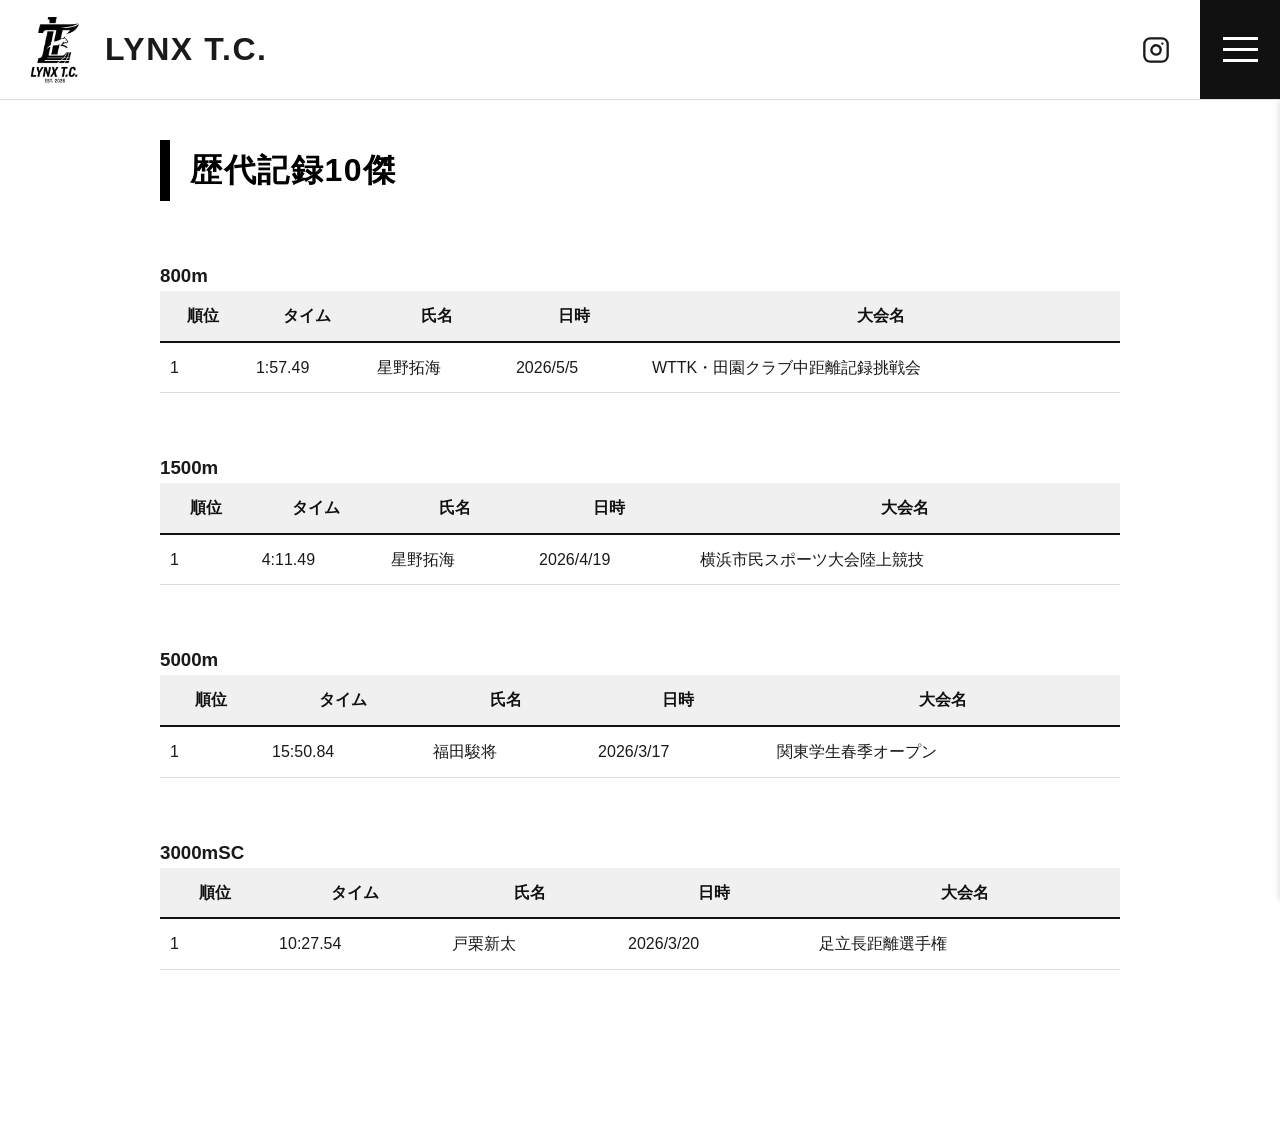
<file: records_top10.html>
<!DOCTYPE html>
<html lang="ja">
<head>
    <meta charset="UTF-8">
    <meta name="viewport" content="width=device-width, initial-scale=1.0">
    <title>歴代記録10傑 - LYNX T.C.</title>
    <link rel="stylesheet" href="style.css">
</head>
<body>

    <header class="header">
        <div class="header-left">
            <a href="index.html" class="logo-link">
                <img src="image0.jpeg" alt="LYNX T.C. Logo" class="logo-img">
                <div class="logo-text">
                    <span class="logo-main">LYNX T.C.</span>
                </div>
            </a>
        </div>
        
        <div class="header-right">
            <a href="https://www.instagram.com/lynx_tf2026/" target="_blank" class="insta-link">
                <svg viewBox="0 0 24 24" width="28" height="28" stroke="currentColor" stroke-width="2" fill="none" stroke-linecap="round" stroke-linejoin="round">
                    <rect x="2" y="2" width="20" height="20" rx="5" ry="5"></rect>
                    <path d="M16 11.37A4 4 0 1 1 12.63 8 4 4 0 0 1 16 11.37z"></path>
                    <line x1="17.5" y1="6.5" x2="17.51" y2="6.5"></line>
                </svg>
            </a>
            <button class="hamburger" id="hamburger-btn">
                <span></span>
                <span></span>
                <span></span>
            </button>
        </div>
    </header>

    <nav class="side-menu" id="side-menu">
        <ul>
            <li><a href="results.html">試合結果</a></li>
            <li><a href="records.html">LYNX記録</a></li>
            <li><a href="members.html">所属選手</a></li>
            <li><a href="schedule.html">年間予定</a></li>
            <li><a href="contact.html">お問い合わせ</a></li>
        </ul>
    </nav>

    <main class="top10-page">
        <h2 class="page-title">歴代記録10傑</h2>
        
        <section id="event-800m" class="event-section">
            <h3 class="event-heading">800m</h3>
            <div class="table-scroll"><table class="top10-table"><thead><tr>
            <th class="col-rank">順位</th>
            <th class="col-time">タイム</th>
            <th class="col-name">氏名</th>
            <th class="col-date">日時</th>
            <th class="col-meet">大会名</th>
            </tr></thead><tbody>
            <tr><td>1</td><td>1:57.49</td><td>星野拓海</td><td>2026/5/5</td><td>WTTK・田園クラブ中距離記録挑戦会</td></tr>
            
            </tbody></table></div>
        </section>
        
        <section id="event-1500m" class="event-section">
            <h3 class="event-heading">1500m</h3>
            <div class="table-scroll"><table class="top10-table"><thead><tr>
            <th class="col-rank">順位</th>
            <th class="col-time">タイム</th>
            <th class="col-name">氏名</th>
            <th class="col-date">日時</th>
            <th class="col-meet">大会名</th>
            </tr></thead><tbody>
            <tr><td>1</td><td>4:11.49</td><td>星野拓海</td><td>2026/4/19</td><td>横浜市民スポーツ大会陸上競技</td></tr>
            
            </tbody></table></div>
        </section>

        <section id="event-5000m" class="event-section">
            <h3 class="event-heading">5000m</h3>
            <div class="table-scroll"><table class="top10-table"><thead><tr>
            <th class="col-rank">順位</th>
            <th class="col-time">タイム</th>
            <th class="col-name">氏名</th>
            <th class="col-date">日時</th>
            <th class="col-meet">大会名</th>
            </tr></thead><tbody>
            <tr><td>1</td><td>15:50.84</td><td>福田駿将</td><td>2026/3/17</td><td>関東学生春季オープン</td></tr>
            
            </tbody></table></div>
        </section>

        <section id="event-3000mSC" class="event-section">
            <h3 class="event-heading">3000mSC</h3>
            <div class="table-scroll"><table class="top10-table"><thead><tr>
            <th class="col-rank">順位</th>
            <th class="col-time">タイム</th>
            <th class="col-name">氏名</th>
            <th class="col-date">日時</th>
            <th class="col-meet">大会名</th>
            </tr></thead><tbody>
            <tr><td>1</td><td>10:27.54</td><td>戸栗新太</td><td>2026/3/20</td><td>足立長距離選手権</td></tr>
            
            </tbody></table></div>
        </section>

        

    </main>

    <script>
        const btn = document.getElementById('hamburger-btn');
        const menu = document.getElementById('side-menu');

        btn.addEventListener('click', function() {
            menu.classList.toggle('active');
            btn.classList.toggle('active');
        });
    </script>
</body>
</html>
</file>
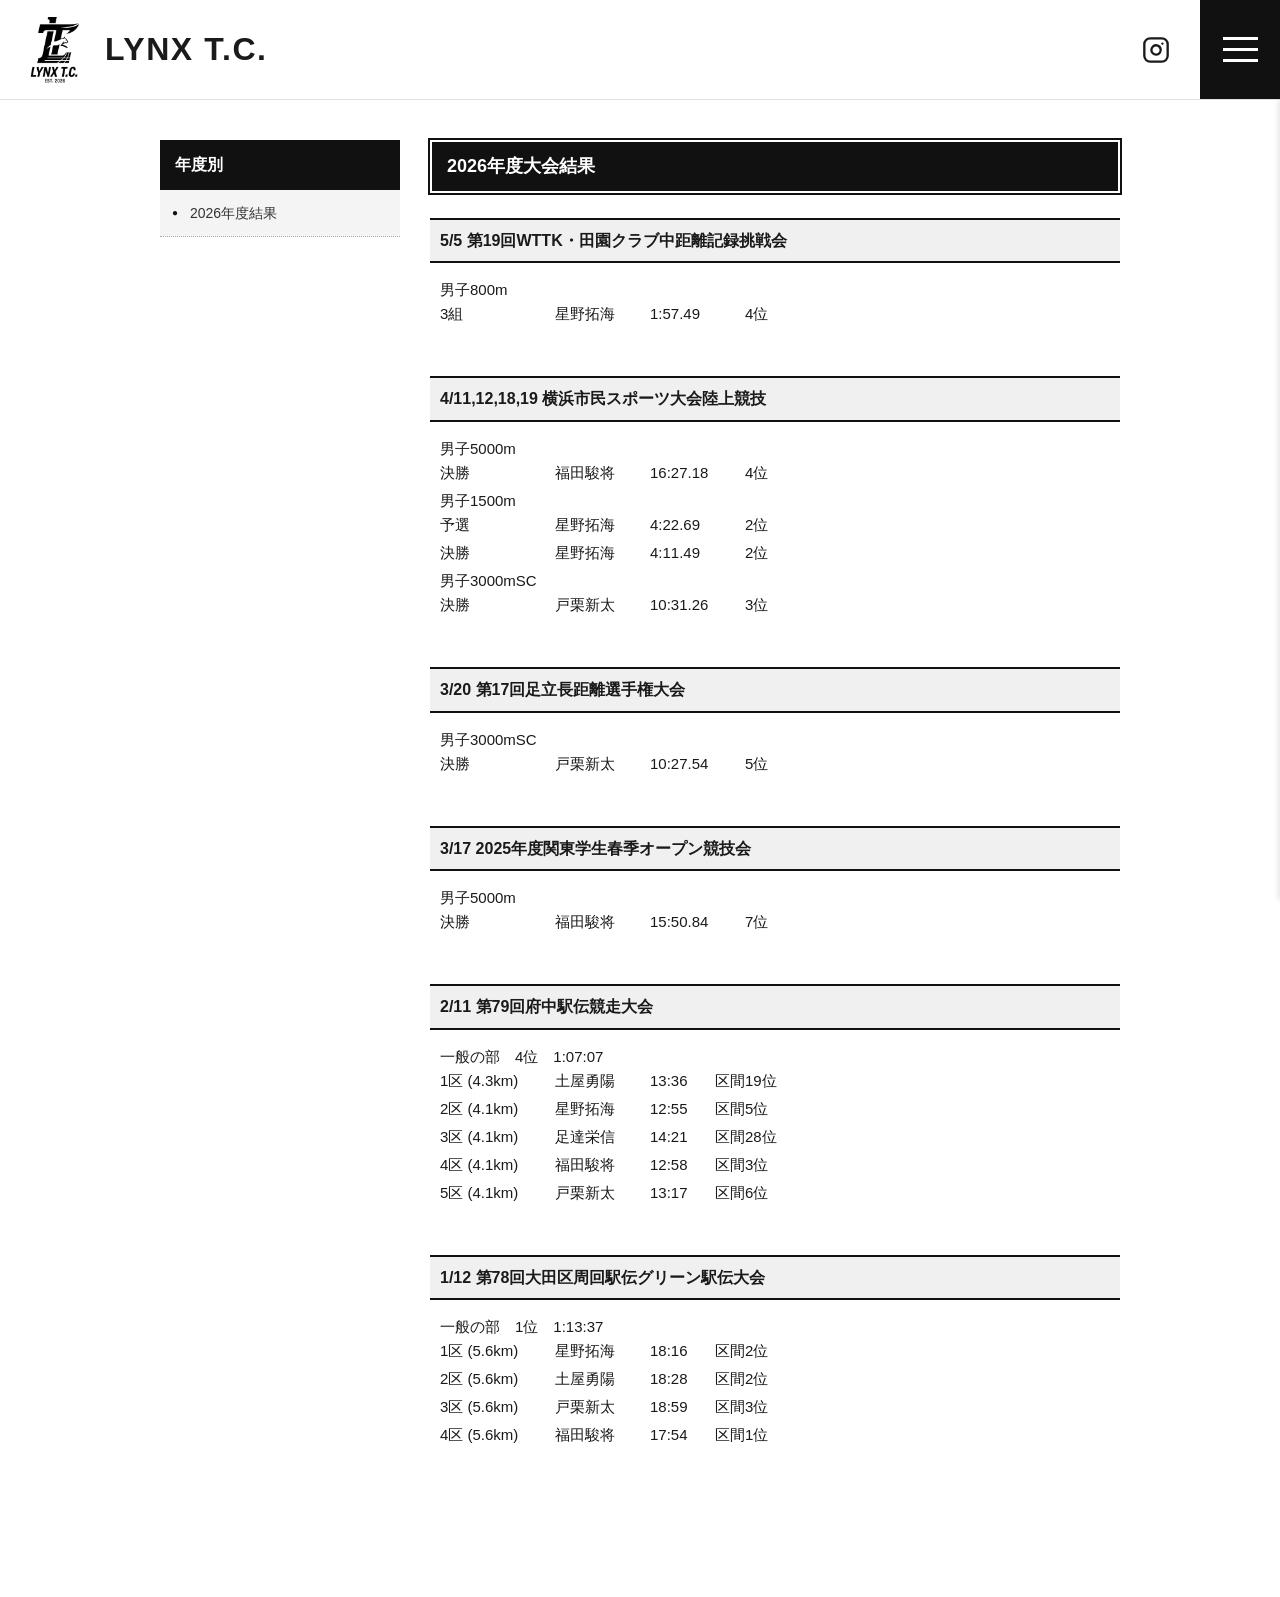
<file: results.html>
<!DOCTYPE html>
<html lang="ja">
<head>
    <meta charset="UTF-8">
    <meta name="viewport" content="width=device-width, initial-scale=1.0">
    <title>試合結果 - LYNX T.C.</title>
    <link rel="stylesheet" href="style.css">
</head>
<body>

    <header class="header">
        <div class="header-left">
            <a href="index.html" class="logo-link">
                <img src="image0.jpeg" alt="LYNX T.C. Logo" class="logo-img">
                <div class="logo-text">
                    <span class="logo-main">LYNX T.C.</span>
                </div>
            </a>
        </div>
        
        <div class="header-right">
            <a href="https://www.instagram.com/lynx_tf2026/" target="_blank" class="insta-link">
                <svg viewBox="0 0 24 24" width="28" height="28" stroke="currentColor" stroke-width="2" fill="none" stroke-linecap="round" stroke-linejoin="round">
                    <rect x="2" y="2" width="20" height="20" rx="5" ry="5"></rect>
                    <path d="M16 11.37A4 4 0 1 1 12.63 8 4 4 0 0 1 16 11.37z"></path>
                    <line x1="17.5" y1="6.5" x2="17.51" y2="6.5"></line>
                </svg>
            </a>
            <button class="hamburger" id="hamburger-btn">
                <span></span>
                <span></span>
                <span></span>
            </button>
        </div>
    </header>

    <nav class="side-menu" id="side-menu">
        <ul>
            <li><a href="results.html">試合結果</a></li>
            <li><a href="records.html">LYNX記録</a></li>
            <li><a href="members.html">所属選手</a></li>
            <li><a href="schedule.html">年間予定</a></li>
            <li><a href="contact.html">お問い合わせ</a></li>
        </ul>
    </nav>

    <main class="results-page">
        <aside class="sidebar">
            <h3>年度別</h3>
            <ul class="year-list">
                <li><a href="#r8">2026年度結果</a></li>
            </ul>
        </aside>
        

        <div class="results-content">
            <h2 id="r8" class="year-title">2026年度大会結果</h2>
            <div class="event-section">
                <h3 class="event-title">5/5 第19回WTTK・田園クラブ中距離記録挑戦会</h3>
                <div class="event-details">
                    <p class="category-result">男子800m</p>
                    <ul class="runner-list">
                        <li><span class="leg">3組</span> <span class="name">星野拓海</span> <span class="time">1:57.49</span> <span class="rank">　　4位</span></li>
                    </ul>
                </div>
            </div>
            <div class="event-section">
                <h3 class="event-title">4/11,12,18,19 横浜市民スポーツ大会陸上競技</h3>
                <div class="event-details">
                    <p class="category-result">男子5000m</p>
                    <ul class="runner-list">
                        <li><span class="leg">決勝</span> <span class="name">福田駿将</span> <span class="time">16:27.18</span> <span class="rank">　　4位</span></li>
                    </ul>
                    <p class="category-result">男子1500m</p>
                    <ul class="runner-list">
                        <li><span class="leg">予選</span> <span class="name">星野拓海</span> <span class="time">4:22.69</span> <span class="rank">　　2位</span></li>
                        <li><span class="leg">決勝</span> <span class="name">星野拓海</span> <span class="time">4:11.49</span> <span class="rank">　　2位</span></li>
                    </ul>
                    <p class="category-result">男子3000mSC</p>
                    <ul class="runner-list">
                        <li><span class="leg">決勝</span> <span class="name">戸栗新太</span> <span class="time">10:31.26</span> <span class="rank">　　3位</span></li>
                    </ul>
                </div>
            </div>
            
            <div class="event-section">
                <h3 class="event-title">3/20 第17回足立長距離選手権大会</h3>
                <div class="event-details">
                    <p class="category-result">男子3000mSC</p>
                    <ul class="runner-list">
                        <li><span class="leg">決勝</span> <span class="name">戸栗新太</span> <span class="time">10:27.54</span> <span class="rank">　　5位</span></li>
                    </ul>
                </div>
            </div>
            
            <div class="event-section">
                <h3 class="event-title">3/17 2025年度関東学生春季オープン競技会</h3>
                <div class="event-details">
                    <p class="category-result">男子5000m</p>
                    <ul class="runner-list">
                        <li><span class="leg">決勝</span> <span class="name">福田駿将</span> <span class="time">15:50.84</span> <span class="rank">　　7位</span></li>
                    </ul>
                </div>
            </div>

            <div class="event-section">
                <h3 class="event-title">2/11 第79回府中駅伝競走大会</h3>
                <div class="event-details">
                    <p class="category-result">一般の部　4位　1:07:07</p>
                    <ul class="runner-list">
                        <li><span class="leg">1区 (4.3km)</span> <span class="name">土屋勇陽</span> <span class="time">13:36</span> <span class="rank">区間19位</span></li>
                        <li><span class="leg">2区 (4.1km)</span> <span class="name">星野拓海</span> <span class="time">12:55</span> <span class="rank">区間5位</span></li>
                        <li><span class="leg">3区 (4.1km)</span> <span class="name">足達栄信</span> <span class="time">14:21</span> <span class="rank">区間28位</span></li>
                        <li><span class="leg">4区 (4.1km)</span> <span class="name">福田駿将</span> <span class="time">12:58</span> <span class="rank">区間3位</span></li>
                        <li><span class="leg">5区 (4.1km)</span> <span class="name">戸栗新太</span> <span class="time">13:17</span> <span class="rank">区間6位</span></li>
                    </ul>
                </div>
            </div>
            
            <div class="event-section">
                <h3 class="event-title">1/12 第78回大田区周回駅伝グリーン駅伝大会</h3>
                <div class="event-details">
                    <p class="category-result">一般の部　1位　1:13:37</p>
                    <ul class="runner-list">
                        <li><span class="leg">1区 (5.6km)</span> <span class="name">星野拓海</span> <span class="time">18:16</span> <span class="rank">区間2位</span></li>
                        <li><span class="leg">2区 (5.6km)</span> <span class="name">土屋勇陽</span> <span class="time">18:28</span> <span class="rank">区間2位</span></li>
                        <li><span class="leg">3区 (5.6km)</span> <span class="name">戸栗新太</span> <span class="time">18:59</span> <span class="rank">区間3位</span></li>
                        <li><span class="leg">4区 (5.6km)</span> <span class="name">福田駿将</span> <span class="time">17:54</span> <span class="rank">区間1位</span></li>
                    </ul>
                </div>
            </div>
            
            </div>
    </main>

    <script>
        const btn = document.getElementById('hamburger-btn');
        const menu = document.getElementById('side-menu');

        btn.addEventListener('click', function() {
            menu.classList.toggle('active');
            btn.classList.toggle('active');
        });
    </script>
</body>
</html>
</file>
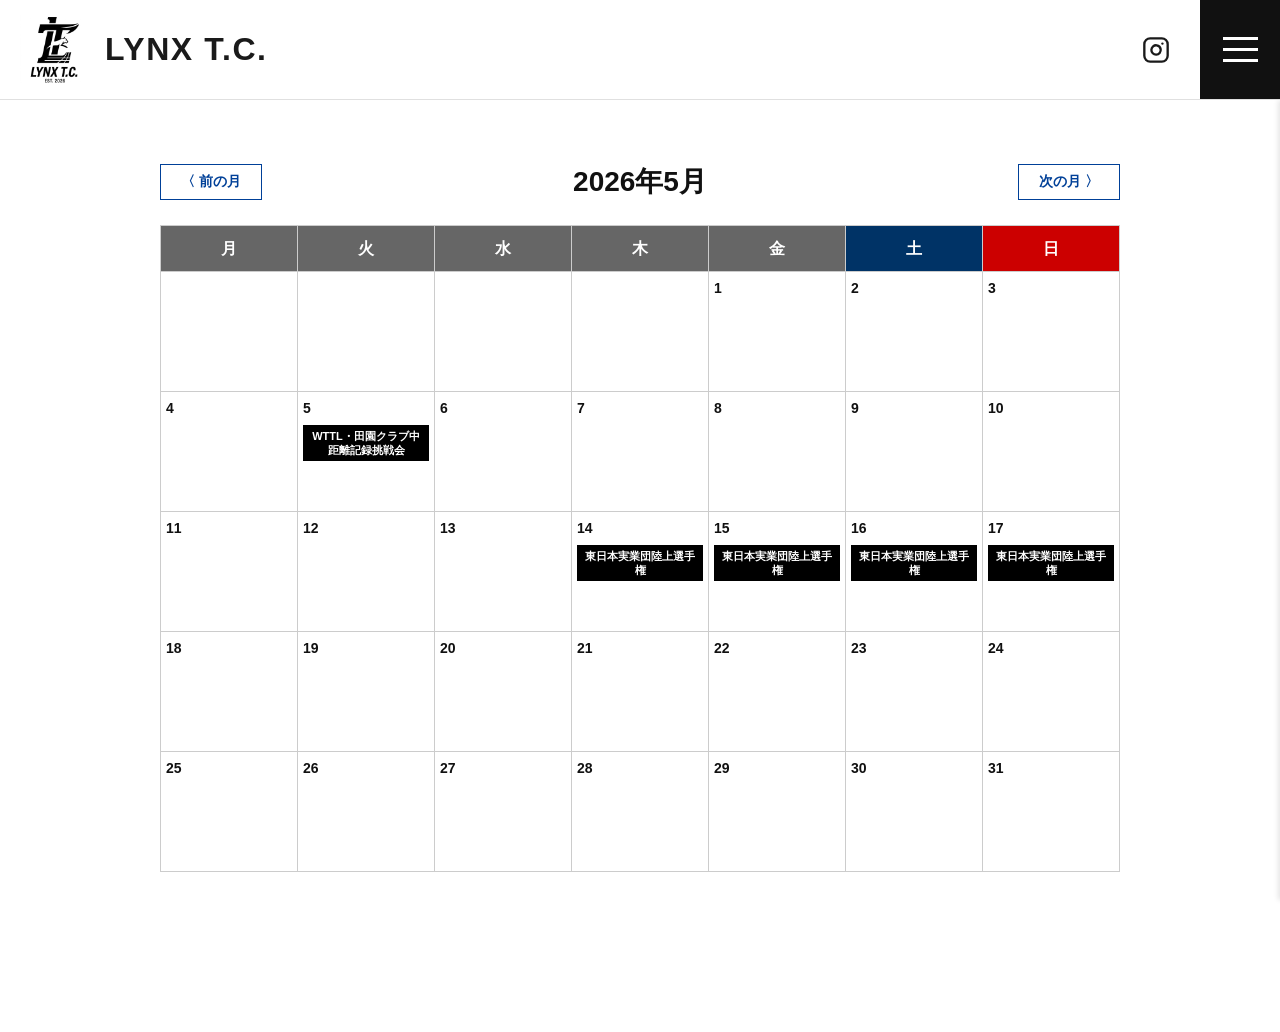
<file: schedule.html>
<!DOCTYPE html>
<html lang="ja">
<head>
    <meta charset="UTF-8">
    <meta name="viewport" content="width=device-width, initial-scale=1.0">
    <title>年間予定 - LYNX T.C.</title>
    <link rel="stylesheet" href="style.css?v=15">
</head>
<body>

    <header class="header">
        <div class="header-left">
            <a href="index.html" class="logo-link">
                <img src="image0.jpeg" alt="LYNX T.C. Logo" class="logo-img">
                <div class="logo-text">
                    <span class="logo-main">LYNX T.C.</span>
                </div>
            </a>
        </div>
        
        <div class="header-right">
            <a href="https://www.instagram.com/lynx_tf2026/" target="_blank" class="insta-link">
                <svg viewBox="0 0 24 24" width="28" height="28" stroke="currentColor" stroke-width="2" fill="none" stroke-linecap="round" stroke-linejoin="round">
                    <rect x="2" y="2" width="20" height="20" rx="5" ry="5"></rect>
                    <path d="M16 11.37A4 4 0 1 1 12.63 8 4 4 0 0 1 16 11.37z"></path>
                    <line x1="17.5" y1="6.5" x2="17.51" y2="6.5"></line>
                </svg>
            </a>
            <button class="hamburger" id="hamburger-btn">
                <span></span>
                <span></span>
                <span></span>
            </button>
        </div>
    </header>

    <nav class="side-menu" id="side-menu">
        <ul>
            <li><a href="results.html">試合結果</a></li>
            <li><a href="records.html">LYNX記録</a></li>
            <li><a href="members.html">所属選手</a></li>
            <li><a href="schedule.html">年間予定</a></li>
            <li><a href="contact.html">お問い合わせ</a></li>
        </ul>
    </nav>

    <main class="calendar-page">
        <div class="calendar-header">
            <!-- 5月スタートなので「前の月」ボタンは表示しておく -->
            <button class="calendar-nav-btn" id="prev-btn" onclick="changeMonth(-1)">〈 前の月</button>
            <h2 class="calendar-title" id="month-title">2026年5月</h2>
            <button class="calendar-nav-btn" id="next-btn" onclick="changeMonth(1)">次の月 〉</button>
        </div>

        <!-- 3月 -->
        <div class="calendar-month" id="month-3">
            <div class="table-scroll">
                <table class="calendar-table">
                    <thead>
                        <tr><th>月</th><th>火</th><th>水</th><th>木</th><th>金</th><th class="day-sat">土</th><th class="day-sun">日</th></tr>
                    </thead>
                    <tbody>
                        <tr>
                            <td class="empty-cell"></td><td class="empty-cell"></td><td class="empty-cell"></td><td class="empty-cell"></td><td class="empty-cell"></td><td class="empty-cell"></td><td><span class="date-num">1</span></td>
                        </tr>
                        <tr>
                            <td><span class="date-num">2</span></td><td><span class="date-num">3</span></td><td><span class="date-num">4</span></td><td><span class="date-num">5</span></td><td><span class="date-num">6</span></td><td><span class="date-num">7</span></td><td><span class="date-num">8</span></td>
                        </tr>
                        <tr>
                            <td><span class="date-num">9</span></td><td><span class="date-num">10</span></td><td><span class="date-num">11</span></td><td><span class="date-num">12</span></td><td><span class="date-num">13</span></td><td><span class="date-num">14</span></td><td><span class="date-num">15</span></td>
                        </tr>
                        <tr>
                            <td><span class="date-num">16</span></td><td><span class="date-num">17</span></td><td><span class="date-num">18</span></td><td><span class="date-num">19</span></td><td><span class="date-num">20</span></td><td><span class="date-num">21</span></td><td><span class="date-num">22</span></td>
                        </tr>
                        <tr>
                            <td><span class="date-num">23</span></td><td><span class="date-num">24</span></td><td><span class="date-num">25</span></td><td><span class="date-num">26</span><span class="event-badge bg-black">東海大記録会</span></td><td><span class="date-num">27</span></td><td><span class="date-num">28</span></td><td><span class="date-num">29</span></td>
                        </tr>
                        <tr>
                            <td><span class="date-num">30</span></td><td><span class="date-num">31</span></td><td class="empty-cell"></td><td class="empty-cell"></td><td class="empty-cell"></td><td class="empty-cell"></td><td class="empty-cell"></td>
                        </tr>
                    </tbody>
                </table>
            </div>
        </div>

        <!-- 4月 -->
        <div class="calendar-month" id="month-4">
            <div class="table-scroll">
                <table class="calendar-table">
                    <thead>
                        <tr><th>月</th><th>火</th><th>水</th><th>木</th><th>金</th><th class="day-sat">土</th><th class="day-sun">日</th></tr>
                    </thead>
                    <tbody>
                        <tr>
                            <td class="empty-cell"></td><td class="empty-cell"></td><td><span class="date-num">1</span></td><td><span class="date-num">2</span></td><td><span class="date-num">3</span></td><td><span class="date-num">4</span></td><td><span class="date-num">5</span><span class="event-badge bg-black">川口市春季陸上競技記録会</span></td>
                        </tr>
                        <tr>
                            <td><span class="date-num">6</span></td><td><span class="date-num">7</span></td><td><span class="date-num">8</span></td><td><span class="date-num">9</span></td><td><span class="date-num">10</span></td><td><span class="date-num">11</span><span class="event-badge bg-black">横浜市民スポーツ大会</span></td><td><span class="date-num">12</span></td>
                        </tr>
                        <tr>
                            <td><span class="date-num">13</span></td><td><span class="date-num">14</span></td><td><span class="date-num">15</span></td><td><span class="date-num">16</span></td><td><span class="date-num">17</span></td><td><span class="date-num">18</span></td><td><span class="date-num">19</span><span class="event-badge bg-black">横浜市民スポーツ大会</span></td>
                        </tr>
                        <tr>
                            <td><span class="date-num">20</span></td><td><span class="date-num">21</span></td><td><span class="date-num">22</span></td><td><span class="date-num">23</span></td><td><span class="date-num">24</span></td><td><span class="date-num">25</span></td><td><span class="date-num">26</span></td>
                        </tr>
                        <tr>
                            <td><span class="date-num">27</span></td><td><span class="date-num">28</span></td><td><span class="date-num">29</span><span class="event-badge bg-black">平成国際大記録会</span></td><td><span class="date-num">30</span></td><td class="empty-cell"></td><td class="empty-cell"></td><td class="empty-cell"></td>
                        </tr>
                    </tbody>
                </table>
            </div>
        </div>

        <!-- 5月（初期表示のためactiveクラスを付与） -->
        <div class="calendar-month active" id="month-5">
            <div class="table-scroll">
                <table class="calendar-table">
                    <thead>
                        <tr><th>月</th><th>火</th><th>水</th><th>木</th><th>金</th><th class="day-sat">土</th><th class="day-sun">日</th></tr>
                    </thead>
                    <tbody>
                        <tr>
                            <td class="empty-cell"></td><td class="empty-cell"></td><td class="empty-cell"></td><td class="empty-cell"></td><td><span class="date-num">1</span></td><td><span class="date-num">2</span></td><td><span class="date-num">3</span></td>
                        </tr>
                        <tr>
                            <td><span class="date-num">4</span></td><td><span class="date-num">5</span><span class="event-badge bg-black">WTTL・田園クラブ中距離記録挑戦会</span></td><td><span class="date-num">6</span></td><td><span class="date-num">7</span></td><td><span class="date-num">8</span></td><td><span class="date-num">9</span></td><td><span class="date-num">10</span></td>
                        </tr>
                        <tr>
                            <td><span class="date-num">11</span></td><td><span class="date-num">12</span></td><td><span class="date-num">13</span></td><td><span class="date-num">14</span><span class="event-badge bg-black">東日本実業団陸上選手権</span></td><td><span class="date-num">15</span><span class="event-badge bg-black">東日本実業団陸上選手権</span></td><td><span class="date-num">16</span><span class="event-badge bg-black">東日本実業団陸上選手権</span></td><td><span class="date-num">17</span><span class="event-badge bg-black">東日本実業団陸上選手権</span></td>
                        </tr>
                        <tr>
                            <td><span class="date-num">18</span></td><td><span class="date-num">19</span></td><td><span class="date-num">20</span></td><td><span class="date-num">21</span></td><td><span class="date-num">22</span></td><td><span class="date-num">23</span></td><td><span class="date-num">24</span></td>
                        </tr>
                        <tr>
                            <td><span class="date-num">25</span></td><td><span class="date-num">26</span></td><td><span class="date-num">27</span></td><td><span class="date-num">28</span></td><td><span class="date-num">29</span></td><td><span class="date-num">30</span></td><td><span class="date-num">31</span></td>
                        </tr>
                    </tbody>
                </table>
            </div>
        </div>

        <!-- 6月 -->
        <div class="calendar-month" id="month-6">
            <div class="table-scroll">
                <table class="calendar-table">
                    <thead>
                        <tr><th>月</th><th>火</th><th>水</th><th>木</th><th>金</th><th class="day-sat">土</th><th class="day-sun">日</th></tr>
                    </thead>
                    <tbody>
                        <tr>
                            <td><span class="date-num">1</span></td><td><span class="date-num">2</span></td><td><span class="date-num">3</span></td><td><span class="date-num">4</span></td><td><span class="date-num">5</span></td><td><span class="date-num">6</span></td><td><span class="date-num">7</span></td>
                        </tr>
                        <tr>
                            <td><span class="date-num">8</span></td><td><span class="date-num">9</span></td><td><span class="date-num">10</span></td><td><span class="date-num">11</span></td><td><span class="date-num">12</span></td><td><span class="date-num">13</span></td><td><span class="date-num">14</span><span class="event-badge bg-black">15大学対抗戦(OP)</span></td>
                        </tr>
                        <tr>
                            <td><span class="date-num">15</span></td><td><span class="date-num">16</span></td><td><span class="date-num">17</span></td><td><span class="date-num">18</span></td><td><span class="date-num">19</span></td><td><span class="date-num">20</span></td><td><span class="date-num">21</span><span class="event-badge bg-black">8大学対抗戦)(OP)</span></td>
                        </tr>
                        <tr>
                            <td><span class="date-num">22</span></td><td><span class="date-num">23</span></td><td><span class="date-num">24</span></td><td><span class="date-num">25</span></td><td><span class="date-num">26</span></td><td><span class="date-num">27</span></td><td><span class="date-num">28</span></td>
                        </tr>
                        <tr>
                            <td><span class="date-num">29</span></td><td><span class="date-num">30</span></td><td class="empty-cell"></td><td class="empty-cell"></td><td class="empty-cell"></td><td class="empty-cell"></td><td class="empty-cell"></td>
                        </tr>
                    </tbody>
                </table>
            </div>
        </div>

        <!-- 7月 -->
        <div class="calendar-month" id="month-7">
            <div class="table-scroll">
                <table class="calendar-table">
                    <thead>
                        <tr><th>月</th><th>火</th><th>水</th><th>木</th><th>金</th><th class="day-sat">土</th><th class="day-sun">日</th></tr>
                    </thead>
                    <tbody>
                        <tr>
                            <td class="empty-cell"></td><td class="empty-cell"></td><td><span class="date-num">1</span></td><td><span class="date-num">2</span></td><td><span class="date-num">3</span></td><td><span class="date-num">4</span></td><td><span class="date-num">5</span></td>
                        </tr>
                        <tr>
                            <td><span class="date-num">6</span></td><td><span class="date-num">7</span></td><td><span class="date-num">8</span></td><td><span class="date-num">9</span></td><td><span class="date-num">10</span></td><td><span class="date-num">11</span></td><td><span class="date-num">12</span></td>
                        </tr>
                        <tr>
                            <td><span class="date-num">13</span></td><td><span class="date-num">14</span></td><td><span class="date-num">15</span></td><td><span class="date-num">16</span></td><td><span class="date-num">17</span></td><td><span class="date-num">18</span></td><td><span class="date-num">19</span></td>
                        </tr>
                        <tr>
                            <td><span class="date-num">20</span></td><td><span class="date-num">21</span></td><td><span class="date-num">22</span></td><td><span class="date-num">23</span></td><td><span class="date-num">24</span></td><td><span class="date-num">25</span></td><td><span class="date-num">26</span></td>
                        </tr>
                        <tr>
                            <td><span class="date-num">27</span></td><td><span class="date-num">28</span></td><td><span class="date-num">29</span></td><td><span class="date-num">30</span></td><td><span class="date-num">31</span></td><td class="empty-cell"></td><td class="empty-cell"></td>
                        </tr>
                    </tbody>
                </table>
            </div>
        </div>

        <!-- 8月 -->
        <div class="calendar-month" id="month-8">
            <div class="table-scroll">
                <table class="calendar-table">
                    <thead>
                        <tr><th>月</th><th>火</th><th>水</th><th>木</th><th>金</th><th class="day-sat">土</th><th class="day-sun">日</th></tr>
                    </thead>
                    <tbody>
                        <tr>
                            <td class="empty-cell"></td><td class="empty-cell"></td><td class="empty-cell"></td><td class="empty-cell"></td><td class="empty-cell"></td><td><span class="date-num">1</span></td><td><span class="date-num">2</span></td>
                        </tr>
                        <tr>
                            <td><span class="date-num">3</span></td><td><span class="date-num">4</span></td><td><span class="date-num">5</span></td><td><span class="date-num">6</span></td><td><span class="date-num">7</span></td><td><span class="date-num">8</span></td><td><span class="date-num">9</span></td>
                        </tr>
                        <tr>
                            <td><span class="date-num">10</span></td><td><span class="date-num">11</span></td><td><span class="date-num">12</span></td><td><span class="date-num">13</span></td><td><span class="date-num">14</span></td><td><span class="date-num">15</span></td><td><span class="date-num">16</span></td>
                        </tr>
                        <tr>
                            <td><span class="date-num">17</span></td><td><span class="date-num">18</span></td><td><span class="date-num">19</span></td><td><span class="date-num">20</span></td><td><span class="date-num">21</span></td><td><span class="date-num">22</span></td><td><span class="date-num">23</span></td>
                        </tr>
                        <tr>
                            <td><span class="date-num">24</span></td><td><span class="date-num">25</span></td><td><span class="date-num">26</span></td><td><span class="date-num">27</span></td><td><span class="date-num">28</span></td><td><span class="date-num">29</span></td><td><span class="date-num">30</span></td>
                        </tr>
                        <tr>
                            <td><span class="date-num">31</span></td><td class="empty-cell"></td><td class="empty-cell"></td><td class="empty-cell"></td><td class="empty-cell"></td><td class="empty-cell"></td><td class="empty-cell"></td>
                        </tr>
                    </tbody>
                </table>
            </div>
        </div>

        <!-- 9月 -->
        <div class="calendar-month" id="month-9">
            <div class="table-scroll">
                <table class="calendar-table">
                    <thead>
                        <tr><th>月</th><th>火</th><th>水</th><th>木</th><th>金</th><th class="day-sat">土</th><th class="day-sun">日</th></tr>
                    </thead>
                    <tbody>
                        <tr>
                            <td class="empty-cell"></td><td><span class="date-num">1</span></td><td><span class="date-num">2</span></td><td><span class="date-num">3</span></td><td><span class="date-num">4</span></td><td><span class="date-num">5</span></td><td><span class="date-num">6</span></td>
                        </tr>
                        <tr>
                            <td><span class="date-num">7</span></td><td><span class="date-num">8</span></td><td><span class="date-num">9</span></td><td><span class="date-num">10</span></td><td><span class="date-num">11</span></td><td><span class="date-num">12</span></td><td><span class="date-num">13</span></td>
                        </tr>
                        <tr>
                            <td><span class="date-num">14</span></td><td><span class="date-num">15</span></td><td><span class="date-num">16</span></td><td><span class="date-num">17</span></td><td><span class="date-num">18</span></td><td><span class="date-num">19</span></td><td><span class="date-num">20</span></td>
                        </tr>
                        <tr>
                            <td><span class="date-num">21</span></td><td><span class="date-num">22</span></td><td><span class="date-num">23</span></td><td><span class="date-num">24</span></td><td><span class="date-num">25</span></td><td><span class="date-num">26</span></td><td><span class="date-num">27</span></td>
                        </tr>
                        <tr>
                            <td><span class="date-num">28</span></td><td><span class="date-num">29</span></td><td><span class="date-num">30</span></td><td class="empty-cell"></td><td class="empty-cell"></td><td class="empty-cell"></td><td class="empty-cell"></td>
                        </tr>
                    </tbody>
                </table>
            </div>
        </div>

        <!-- 10月 -->
        <div class="calendar-month" id="month-10">
            <div class="table-scroll">
                <table class="calendar-table">
                    <thead>
                        <tr><th>月</th><th>火</th><th>水</th><th>木</th><th>金</th><th class="day-sat">土</th><th class="day-sun">日</th></tr>
                    </thead>
                    <tbody>
                        <tr>
                            <td class="empty-cell"></td><td class="empty-cell"></td><td class="empty-cell"></td><td><span class="date-num">1</span></td><td><span class="date-num">2</span></td><td><span class="date-num">3</span></td><td><span class="date-num">4</span></td>
                        </tr>
                        <tr>
                            <td><span class="date-num">5</span></td><td><span class="date-num">6</span></td><td><span class="date-num">7</span></td><td><span class="date-num">8</span></td><td><span class="date-num">9</span></td><td><span class="date-num">10</span></td><td><span class="date-num">11</span></td>
                        </tr>
                        <tr>
                            <td><span class="date-num">12</span></td><td><span class="date-num">13</span></td><td><span class="date-num">14</span></td><td><span class="date-num">15</span></td><td><span class="date-num">16</span></td><td><span class="date-num">17</span></td><td><span class="date-num">18</span></td>
                        </tr>
                        <tr>
                            <td><span class="date-num">19</span></td><td><span class="date-num">20</span></td><td><span class="date-num">21</span></td><td><span class="date-num">22</span></td><td><span class="date-num">23</span></td><td><span class="date-num">24</span></td><td><span class="date-num">25</span></td>
                        </tr>
                        <tr>
                            <td><span class="date-num">26</span></td><td><span class="date-num">27</span></td><td><span class="date-num">28</span></td><td><span class="date-num">29</span></td><td><span class="date-num">30</span></td><td><span class="date-num">31</span></td><td class="empty-cell"></td>
                        </tr>
                    </tbody>
                </table>
            </div>
        </div>

        <!-- 11月 -->
        <div class="calendar-month" id="month-11">
            <div class="table-scroll">
                <table class="calendar-table">
                    <thead>
                        <tr><th>月</th><th>火</th><th>水</th><th>木</th><th>金</th><th class="day-sat">土</th><th class="day-sun">日</th></tr>
                    </thead>
                    <tbody>
                        <tr>
                            <td class="empty-cell"></td><td class="empty-cell"></td><td class="empty-cell"></td><td class="empty-cell"></td><td class="empty-cell"></td><td class="empty-cell"></td><td><span class="date-num">1</span></td>
                        </tr>
                        <tr>
                            <td><span class="date-num">2</span></td><td><span class="date-num">3</span></td><td><span class="date-num">4</span></td><td><span class="date-num">5</span></td><td><span class="date-num">6</span></td><td><span class="date-num">7</span></td><td><span class="date-num">8</span></td>
                        </tr>
                        <tr>
                            <td><span class="date-num">9</span></td><td><span class="date-num">10</span></td><td><span class="date-num">11</span></td><td><span class="date-num">12</span></td><td><span class="date-num">13</span></td><td><span class="date-num">14</span></td><td><span class="date-num">15</span></td>
                        </tr>
                        <tr>
                            <td><span class="date-num">16</span></td><td><span class="date-num">17</span></td><td><span class="date-num">18</span></td><td><span class="date-num">19</span></td><td><span class="date-num">20</span></td><td><span class="date-num">21</span></td><td><span class="date-num">22</span></td>
                        </tr>
                        <tr>
                            <td><span class="date-num">23</span></td><td><span class="date-num">24</span></td><td><span class="date-num">25</span></td><td><span class="date-num">26</span></td><td><span class="date-num">27</span></td><td><span class="date-num">28</span></td><td><span class="date-num">29</span></td>
                        </tr>
                        <tr>
                            <td><span class="date-num">30</span></td><td class="empty-cell"></td><td class="empty-cell"></td><td class="empty-cell"></td><td class="empty-cell"></td><td class="empty-cell"></td><td class="empty-cell"></td>
                        </tr>
                    </tbody>
                </table>
            </div>
        </div>

        <!-- 12月 -->
        <div class="calendar-month" id="month-12">
            <div class="table-scroll">
                <table class="calendar-table">
                    <thead>
                        <tr><th>月</th><th>火</th><th>水</th><th>木</th><th>金</th><th class="day-sat">土</th><th class="day-sun">日</th></tr>
                    </thead>
                    <tbody>
                        <tr>
                            <td class="empty-cell"></td><td><span class="date-num">1</span></td><td><span class="date-num">2</span></td><td><span class="date-num">3</span></td><td><span class="date-num">4</span></td><td><span class="date-num">5</span></td><td><span class="date-num">6</span></td>
                        </tr>
                        <tr>
                            <td><span class="date-num">7</span></td><td><span class="date-num">8</span></td><td><span class="date-num">9</span></td><td><span class="date-num">10</span></td><td><span class="date-num">11</span></td><td><span class="date-num">12</span></td><td><span class="date-num">13</span></td>
                        </tr>
                        <tr>
                            <td><span class="date-num">14</span></td><td><span class="date-num">15</span></td><td><span class="date-num">16</span></td><td><span class="date-num">17</span></td><td><span class="date-num">18</span></td><td><span class="date-num">19</span></td><td><span class="date-num">20</span></td>
                        </tr>
                        <tr>
                            <td><span class="date-num">21</span></td><td><span class="date-num">22</span></td><td><span class="date-num">23</span></td><td><span class="date-num">24</span></td><td><span class="date-num">25</span></td><td><span class="date-num">26</span></td><td><span class="date-num">27</span></td>
                        </tr>
                        <tr>
                            <td><span class="date-num">28</span></td><td><span class="date-num">29</span></td><td><span class="date-num">30</span></td><td><span class="date-num">31</span></td><td class="empty-cell"></td><td class="empty-cell"></td><td class="empty-cell"></td>
                        </tr>
                    </tbody>
                </table>
            </div>
        </div>

        <!-- 2027年1月 -->
        <div class="calendar-month" id="month-1">
            <div class="table-scroll">
                <table class="calendar-table">
                    <thead>
                        <tr><th>月</th><th>火</th><th>水</th><th>木</th><th>金</th><th class="day-sat">土</th><th class="day-sun">日</th></tr>
                    </thead>
                    <tbody>
                        <tr>
                            <td class="empty-cell"></td><td class="empty-cell"></td><td class="empty-cell"></td><td class="empty-cell"></td><td><span class="date-num">1</span></td><td><span class="date-num">2</span></td><td><span class="date-num">3</span></td>
                        </tr>
                        <tr>
                            <td><span class="date-num">4</span></td><td><span class="date-num">5</span></td><td><span class="date-num">6</span></td><td><span class="date-num">7</span></td><td><span class="date-num">8</span></td><td><span class="date-num">9</span></td><td><span class="date-num">10</span></td>
                        </tr>
                        <tr>
                            <td><span class="date-num">11</span></td><td><span class="date-num">12</span></td><td><span class="date-num">13</span></td><td><span class="date-num">14</span></td><td><span class="date-num">15</span></td><td><span class="date-num">16</span></td><td><span class="date-num">17</span></td>
                        </tr>
                        <tr>
                            <td><span class="date-num">18</span></td><td><span class="date-num">19</span></td><td><span class="date-num">20</span></td><td><span class="date-num">21</span></td><td><span class="date-num">22</span></td><td><span class="date-num">23</span></td><td><span class="date-num">24</span></td>
                        </tr>
                        <tr>
                            <td><span class="date-num">25</span></td><td><span class="date-num">26</span></td><td><span class="date-num">27</span></td><td><span class="date-num">28</span></td><td><span class="date-num">29</span></td><td><span class="date-num">30</span></td><td><span class="date-num">31</span></td>
                        </tr>
                    </tbody>
                </table>
            </div>
        </div>

        <!-- 2027年2月 -->
        <div class="calendar-month" id="month-2">
            <div class="table-scroll">
                <table class="calendar-table">
                    <thead>
                        <tr><th>月</th><th>火</th><th>水</th><th>木</th><th>金</th><th class="day-sat">土</th><th class="day-sun">日</th></tr>
                    </thead>
                    <tbody>
                        <tr>
                            <td><span class="date-num">1</span></td><td><span class="date-num">2</span></td><td><span class="date-num">3</span></td><td><span class="date-num">4</span></td><td><span class="date-num">5</span></td><td><span class="date-num">6</span></td><td><span class="date-num">7</span></td>
                        </tr>
                        <tr>
                            <td><span class="date-num">8</span></td><td><span class="date-num">9</span></td><td><span class="date-num">10</span></td><td><span class="date-num">11</span></td><td><span class="date-num">12</span></td><td><span class="date-num">13</span></td><td><span class="date-num">14</span></td>
                        </tr>
                        <tr>
                            <td><span class="date-num">15</span></td><td><span class="date-num">16</span></td><td><span class="date-num">17</span></td><td><span class="date-num">18</span></td><td><span class="date-num">19</span></td><td><span class="date-num">20</span></td><td><span class="date-num">21</span></td>
                        </tr>
                        <tr>
                            <td><span class="date-num">22</span></td><td><span class="date-num">23</span></td><td><span class="date-num">24</span></td><td><span class="date-num">25</span></td><td><span class="date-num">26</span></td><td><span class="date-num">27</span></td><td><span class="date-num">28</span></td>
                        </tr>
                    </tbody>
                </table>
            </div>
        </div>

    </main>

    <script>
        // ハンバーガーメニューの処理
        const btn = document.getElementById('hamburger-btn');
        const menu = document.getElementById('side-menu');

        btn.addEventListener('click', function() {
            menu.classList.toggle('active');
            btn.classList.toggle('active');
        });

        // =====================================
        // カレンダー切り替えの処理
        // =====================================
        const monthsData = [
            { id: 'month-3', title: '2026年3月' },
            { id: 'month-4', title: '2026年4月' },
            { id: 'month-5', title: '2026年5月' },
            { id: 'month-6', title: '2026年6月' },
            { id: 'month-7', title: '2026年7月' },
            { id: 'month-8', title: '2026年8月' },
            { id: 'month-9', title: '2026年9月' },
            { id: 'month-10', title: '2026年10月' },
            { id: 'month-11', title: '2026年11月' },
            { id: 'month-12', title: '2026年12月' },
            { id: 'month-1', title: '2027年1月' },
            { id: 'month-2', title: '2027年2月' }
        ];
        
        let currentMonthIndex = 2; // 最初は5月（配列の2番目）を表示

        function changeMonth(step) {
            // 今表示されている月を隠す
            document.getElementById(monthsData[currentMonthIndex].id).classList.remove('active');
            
            // 次に見る月を計算
            currentMonthIndex += step;
            
            // 新しい月を表示
            document.getElementById(monthsData[currentMonthIndex].id).classList.add('active');
            
            // タイトル文字の書き換え
            document.getElementById('month-title').textContent = monthsData[currentMonthIndex].title;
            
            // ボタンを隠すか表示するかのチェック
            document.getElementById('prev-btn').style.visibility = currentMonthIndex === 0 ? 'hidden' : 'visible';
            document.getElementById('next-btn').style.visibility = currentMonthIndex === monthsData.length - 1 ? 'hidden' : 'visible';
        }
    </script>
</body>
</html>
</file>
<file: style.css>
@charset "UTF-8";

/* =========================================
   基本リセット
========================================= */
* {
    box-sizing: border-box;
    margin: 0;
    padding: 0;
}
body {
    font-family: "Helvetica Neue", Arial, "Hiragino Kaku Gothic ProN", "Hiragino Sans", Meiryo, sans-serif;
    color: #1a1a1a;
    line-height: 1.6;
    padding-top: 100px; /* ヘッダーの高さ */
    overflow-x: hidden; /* スマホで横揺れするのを防ぐ */
}
a {
    text-decoration: none;
    color: inherit;
}
ul {
    list-style: none;
}
img {
    max-width: 100%;
    height: auto;
}

/* =========================================
   ヘッダー（白ベース）
========================================= */
.header {
    position: fixed;
    top: 0;
    left: 0;
    width: 100%;
    height: 100px;
    background-color: #fff;
    border-bottom: 1px solid #e0e0e0;
    display: flex;
    justify-content: space-between;
    align-items: center;
    z-index: 1000;
}
.header-left { padding-left: 20px; }
.logo-link { display: flex; align-items: center; gap: 15px; }
.logo-img { height: 70px; width: auto; }
.logo-main { font-size: 32px; font-weight: bold; letter-spacing: 0.05em; }

.header-right { display: flex; align-items: center; height: 100%; }
.insta-link { margin-right: 30px; color: #1a1a1a; transition: opacity 0.3s; display: flex; align-items: center; }
.insta-link:hover { opacity: 0.6; }

/* 3本線ボタン（黒背景） */
.hamburger {
    width: 80px; height: 100%; background-color: #111; border: none; cursor: pointer;
    display: flex; flex-direction: column; justify-content: center; align-items: center; gap: 8px; padding: 0; z-index: 1001;
}
.hamburger span { display: block; width: 35px; height: 3px; background-color: #fff; transition: all 0.3s; }
.hamburger.active span:nth-of-type(1) { transform: translateY(11px) rotate(45deg); }
.hamburger.active span:nth-of-type(2) { opacity: 0; }
.hamburger.active span:nth-of-type(3) { transform: translateY(-11px) rotate(-45deg); }

/* スライドメニュー（グレー背景） */
.side-menu {
    position: fixed; top: 100px; right: -300px; width: 300px; height: calc(100vh - 100px);
    background-color: #f4f4f4; box-shadow: -2px 0 5px rgba(0,0,0,0.1); transition: right 0.3s ease; z-index: 999; padding: 20px 0;
}
.side-menu.active { right: 0; }
.side-menu ul li a { display: block; padding: 15px 30px; font-size: 16px; font-weight: bold; border-bottom: 1px solid #ddd; transition: background 0.3s; }
.side-menu ul li a:hover { background-color: #e0e0e0; }

/* =========================================
   トップ画像（Sugar Elite風：大きく、力強く）
========================================= */
.hero {
    height: 80vh; /* PCでは画面の8割 */
    background-image: url('image1.jpeg');
    background-size: cover;
    background-position: center;
    display: flex;
    justify-content: center;
    align-items: center;
    position: relative; /* 影を重ねるため */
}
/* 写真の上に黒い影（オーバーレイ）を重ねて文字を際立たせる */
.hero::after {
    content: '';
    position: absolute;
    top: 0; left: 0; width: 100%; height: 100%;
    background: linear-gradient(135deg, rgba(0,0,0,0.6) 0%, rgba(0,0,0,0.2) 100%);
    z-index: 1;
}
.hero h1 {
    color: #fff;
    font-size: 5rem; /* 圧倒的に大きく */
    font-weight: bold; /* 太く */
    font-style: italic; /* 斜体 */
    letter-spacing: 0.05em;
    text-transform: uppercase; /* 大文字 */
    z-index: 2; /* 影の上に表示 */
    text-shadow: 0 5px 15px rgba(0,0,0,0.5);
}

/* =========================================
   ビジョン・ニュース・試合結果など（基本デザイン）
========================================= */
.vision { text-align: center; padding: 80px 20px; }
.vision h2 { font-size: 28px; margin-bottom: 20px; }
.vision p { font-size: 16px; color: #333; }
.news { max-width: 800px; margin: 0 auto; padding: 0 20px 100px; }
.news h2 { font-size: 36px; border-bottom: 2px solid #1a1a1a; padding-bottom: 10px; margin-bottom: 30px; }
.news ul li { font-size: 16px; padding: 15px 0; border-bottom: 1px solid #eee; }

/* 試合結果ページ */
.results-page { padding: 40px 20px 100px; max-width: 1000px; margin: 0 auto; display: flex; gap: 30px; align-items: flex-start; }
.sidebar { width: 240px; flex-shrink: 0; background-color: #f4f4f4; }
.sidebar h3 { background-color: #111; color: #fff; padding: 12px 15px; font-size: 16px; margin: 0; }
.year-list { list-style: none; padding: 0; margin: 0; }
.year-list li { border-bottom: 1px dotted #aaa; }
.year-list a { display: block; padding: 12px 15px 12px 30px; color: #333; position: relative; font-size: 14px; }
.year-list a::before { content: '●'; color: #111; position: absolute; left: 12px; font-size: 10px; top: 50%; transform: translateY(-50%); }
.results-content { flex-grow: 1; }
.year-title { background-color: #111; color: #fff; padding: 10px 15px; font-size: 18px; margin: 0 0 25px 0; border: 2px solid #fff; outline: 2px solid #111; }
.event-section { margin-bottom: 50px; }
.event-title { background-color: #f0f0f0; border-top: 2px solid #111; border-bottom: 2px solid #111; padding: 8px 10px; font-size: 16px; font-weight: bold; margin-bottom: 15px; }
.event-details { padding: 0 10px; font-size: 15px; }
.runner-list { list-style: none; padding: 0; margin: 0; }
.runner-list li { display: flex; gap: 15px; margin-bottom: 4px; }
.runner-list .leg { width: 100px; }
.runner-list .name { width: 80px; }
.runner-list .time { width: 50px; }

/* =========================================
   選手紹介ページ (members.html) - Sugar Elite風
========================================= */
.members-page { padding: 40px 20px 100px; max-width: 800px; margin: 0 auto; }
.page-title { font-size: 32px; border-left: 10px solid #000; padding: 5px 0 5px 20px; margin-bottom: 60px; color: #000; letter-spacing: 0.05em; }

.member-card { margin-bottom: 80px; border-bottom: 1px solid #eee; padding-bottom: 40px; }
.member-header { display: flex; align-items: baseline; gap: 20px; margin-bottom: 20px; }
.member-name { font-size: 36px; font-weight: bold; color: #000; letter-spacing: 0.05em; }
.member-role { font-size: 18px; color: #666; font-weight: bold; }
.member-birth { font-size: 20px; color: #333; font-family: Arial, sans-serif; }

/* 所属校などの真っ黒バッジ */
.member-history { margin-bottom: 30px; display: flex; flex-wrap: wrap; gap: 8px; }
.history-badge { background-color: #000; color: #fff; padding: 6px 15px; font-size: 14px; font-weight: bold; border-radius: 0; }

/* 横並びの記録リスト（学生・社会人） */
.member-records {
    font-family: Arial, sans-serif;
    width: 100%;
    max-width: 500px;
}
.record-header {
    display: flex;
    border-bottom: 2px solid #000;
    padding-bottom: 8px;
    margin-bottom: 10px;
    font-size: 14px;
    color: #666;
    font-weight: bold;
}
.record-line {
    display: flex;
    border-bottom: 1px solid #f0f0f0;
    padding: 10px 0;
    align-items: baseline;
}
.col-event {
    width: 130px; /* ハーフマラソンが改行されない幅 */
    flex-shrink: 0;
    font-weight: bold;
    color: #000;
    white-space: nowrap;
}
.col-student, .col-adult {
    flex: 1; /* 残りの幅を均等に分ける */
    text-align: center;
}
.record-time {
    font-size: 22px;
    font-weight: bold;
    color: #000;
}

/* =========================================
   歴代記録・お問い合わせなど
========================================= */
.records-portal-page { padding: 40px 20px 100px; max-width: 800px; margin: 0 auto; }
.portal-buttons { margin-top: 50px; display: flex; flex-direction: column; gap: 30px; }
.portal-btn { display: block; position: relative; background-color: #111; color: #fff; text-align: center; padding: 50px 20px; font-size: 24px; font-weight: bold; letter-spacing: 0.1em; transition: background-color 0.3s; }
.portal-btn:hover { background-color: #333; }
.portal-btn .arrow-box { position: absolute; bottom: 0; right: 0; background-color: #000; color: #fff; padding: 10px 20px; font-size: 16px; clip-path: polygon(20% 0, 100% 0, 100% 100%, 0% 100%); }

.contact-page { padding: 40px 20px 100px; max-width: 800px; margin: 0 auto; }
.contact-info { margin-top: 30px; line-height: 1.8; }
.contact-method { background-color: #f9f9f9; border-left: 6px solid #111; padding: 25px; margin-top: 30px; box-shadow: 0 2px 5px rgba(0,0,0,0.05); }
.contact-method h3 { font-size: 20px; margin-bottom: 15px; color: #111; border-bottom: 1px dotted #ccc; padding-bottom: 5px; }
.email-address a { font-size: 24px; font-weight: bold; color: #111; text-decoration: underline; word-break: break-all; }
.btn-black { display: inline-block; background-color: #111; color: #fff; padding: 12px 30px; font-weight: bold; margin-top: 15px; }

/* テーブル共通（スマホでの横スクロール対応） */
.table-scroll { width: 100%; overflow-x: auto; margin-bottom: 60px; }
.top10-page, .ekiden-page { padding: 40px 20px 100px; max-width: 1000px; margin: 0 auto; }
.top10-table, .ekiden-record-table { width: 100%; min-width: 600px; border-collapse: collapse; }
.top10-table th, .ekiden-record-table th { background-color: #f0f0f0; color: #111; padding: 12px 10px; border-bottom: 2px solid #111; }
.ekiden-record-table th { background-color: #111; color: #fff; border: 1px solid #444; text-align: center; }
.top10-table td, .ekiden-record-table td { padding: 12px 10px; border-bottom: 1px solid #ddd; }
.ekiden-record-table td { border: 1px solid #ddd; text-align: center; }

/* 歴代記録ページのジャンプメニューを非表示にする（念のため） */
.event-nav { display: none !important; }

/* =========================================
   スマホ閲覧時専用のルール（レスポンシブ）
========================================= */
@media screen and (max-width: 768px) {
    body { padding-top: 80px; }
    .header { height: 80px; }
    .side-menu { top: 80px; height: calc(100vh - 80px); }
    .logo-img { height: 50px; }
    .logo-main { font-size: 22px; }
    .hamburger { width: 60px; }
    .hamburger span { width: 25px; }

    /* トップ画像：スマホでも画面の7割にして文字を限界まで大きく */
    .hero { height: 70vh; }
    .hero h1 { font-size: 3rem; letter-spacing: 0; padding: 0 10px; text-align: center; }

    /* 試合結果：縦並び */
    .results-page { flex-direction: column; }
    .sidebar { width: 100%; margin-bottom: 20px; }
    .runner-list li { gap: 10px; font-size: 14px; }

    /* 選手紹介 (Sugar Elite風)：スマホ向けに整える */
    .page-title { font-size: 24px; border-left-width: 8px; margin-bottom: 40px; }
    .member-card { margin-bottom: 60px; padding-bottom: 30px; }
    .member-header { flex-wrap: wrap; gap: 5px; margin-bottom: 15px; }
    .member-name { font-size: 28px; width: 100%; }
    .member-role { font-size: 16px; }
    
    /* 横並び記録のスマホ微調整（画面からはみ出さないように） */
    .record-header { font-size: 12px; }
    .col-event { width: 100px; font-size: 15px; }
    .record-time { font-size: 18px; }

    /* 各種ページの余白調整 */
    .vision, .news, .members-page, .results-page, .records-portal-page, .contact-page, .top10-page, .ekiden-page {
        padding: 30px 15px;
    }
}

/* =========================================
   カレンダーページ (schedule.html) - ブロック形式
========================================= */
.calendar-page {
    padding: 60px 20px 100px;
    max-width: 1000px;
    margin: 0 auto;
}

/* 上部の月切り替えナビゲーション */
.calendar-header {
    display: flex;
    justify-content: space-between;
    align-items: center;
    margin-bottom: 20px;
}
.calendar-title {
    font-size: 28px;
    font-weight: bold;
    color: #111;
    margin: 0;
}
.calendar-nav-btn {
    border: 1px solid #004098; /* 青枠 */
    color: #004098;
    background-color: #fff;
    padding: 8px 20px;
    font-size: 14px;
    font-weight: bold;
    text-decoration: none;
    transition: all 0.3s;
}
.calendar-nav-btn:hover {
    background-color: #004098;
    color: #fff;
}

/* カレンダーテーブルのベース */
.calendar-table {
    width: 100%;
    min-width: 800px; /* スマホでも7日分が潰れない最低幅 */
    border-collapse: collapse;
    table-layout: fixed; /* 各曜日の幅を均等にする */
}

/* 曜日の見出し部分 */
.calendar-table th {
    color: #fff;
    padding: 10px;
    text-align: center;
    font-size: 16px;
    border: 1px solid #ccc; /* 枠線を分かりやすい薄グレーに */
}
/* 平日はグレー、土曜は青、日曜は赤 */
.calendar-table th { background-color: #666; }
.calendar-table th.day-sat { background-color: #003366; }
.calendar-table th.day-sun { background-color: #cc0000; }

/* 日付のマス目（すべて真っ白に変更） */
.calendar-table td {
    border: 1px solid #ccc; /* 枠線を薄グレーに */
    background-color: #fff; /* ★ここを真っ白(#fff)に変更しました */
    height: 120px; /* マスの高さを固定 */
    vertical-align: top;
    padding: 5px;
}
.calendar-table td.active-cell,
.calendar-table td.empty-cell {
    background-color: #fff; /* 過去の日付や空のマスもすべて白で統一 */
}

/* 日付の数字 */
.date-num {
    display: block;
    font-weight: bold;
    font-size: 14px;
    margin-bottom: 5px;
    color: #111;
}

/* イベントのバッジ（色付きブロック） */
.event-badge {
    display: block;
    color: #fff;
    padding: 4px;
    font-size: 11px;
    font-weight: bold;
    margin-bottom: 2px;
    line-height: 1.3;
    text-align: center;
    word-break: break-all;
}

/* カレンダーの月切り替え用クラス */
.calendar-month {
    display: none; /* 基本はすべて隠す */
    animation: fadeIn 0.3s ease; /* ふわっと表示させる */
}
.calendar-month.active {
    display: block; /* activeが付いた月だけ表示する */
}
@keyframes fadeIn {
    from { opacity: 0; transform: translateY(5px); }
    to { opacity: 1; transform: translateY(0); }
}

/* ボタンとして機能させるための調整 */
button.calendar-nav-btn {
    cursor: pointer;
}

/* 用途に応じた色の設定 */
.bg-purple { background-color: #6a0dad; } /* 大会など */
.bg-green  { background-color: #006400; } /* 式典など */
.bg-blue   { background-color: #004b87; } /* 記録会など */

/* ↓ここを追加（黒背景に白文字）↓ */
.bg-black  { background-color: #000; color: #fff; }
</file>
